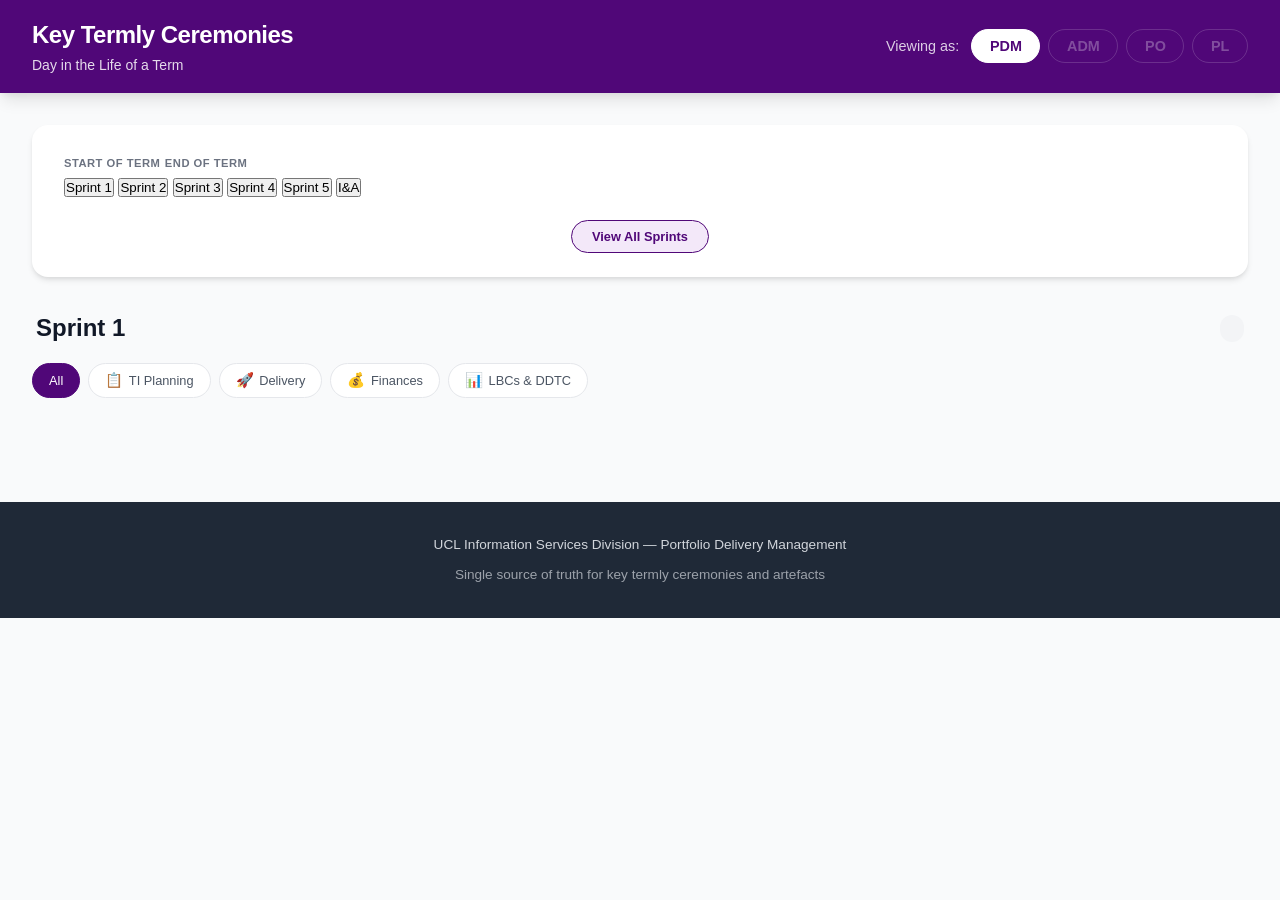
<file: index (1).html>
<!DOCTYPE html>
<html lang="en">
<head>
    <meta charset="UTF-8">
    <meta name="viewport" content="width=device-width, initial-scale=1.0">
    <title>Key Termly Ceremonies — Day in the Life of a Term</title>
    <link rel="stylesheet" href="styles.css">
</head>
<body>
    <!-- Header -->
    <header class="site-header">
        <div class="header-content">
            <div class="header-left">
                <h1 class="site-title">Key Termly Ceremonies</h1>
                <p class="site-subtitle">Day in the Life of a Term</p>
            </div>
            <div class="header-right">
                <div class="persona-selector">
                    <span class="persona-label">Viewing as:</span>
                    <div class="persona-badges">
                        <button class="persona-badge active" data-persona="pdm">PDM</button>
                        <button class="persona-badge disabled" data-persona="adm" title="Coming Soon">ADM</button>
                        <button class="persona-badge disabled" data-persona="po" title="Coming Soon">PO</button>
                        <button class="persona-badge disabled" data-persona="pl" title="Coming Soon">PL</button>
                    </div>
                </div>
            </div>
        </div>
    </header>

    <!-- Main Content -->
    <main class="main-content">
        <!-- Timeline Section -->
        <section class="timeline-section">
            <div class="timeline-labels">
                <span class="timeline-label-start">Start of Term</span>
                <span class="timeline-label-end">End of Term</span>
            </div>
            <div class="timeline-container">
                <div class="timeline-line"></div>
                <div class="timeline-nodes">
                    <button class="timeline-node active" data-sprint="sprint-1">
                        <span class="node-dot"></span>
                        <span class="node-label">Sprint 1</span>
                    </button>
                    <button class="timeline-node" data-sprint="sprint-2">
                        <span class="node-dot"></span>
                        <span class="node-label">Sprint 2</span>
                    </button>
                    <button class="timeline-node" data-sprint="sprint-3">
                        <span class="node-dot"></span>
                        <span class="node-label">Sprint 3</span>
                    </button>
                    <button class="timeline-node" data-sprint="sprint-4">
                        <span class="node-dot"></span>
                        <span class="node-label">Sprint 4</span>
                    </button>
                    <button class="timeline-node" data-sprint="sprint-5">
                        <span class="node-dot"></span>
                        <span class="node-label">Sprint 5</span>
                    </button>
                    <button class="timeline-node" data-sprint="sprint-6-ia">
                        <span class="node-dot"></span>
                        <span class="node-label">I&A</span>
                    </button>
                </div>
            </div>
            <div class="view-all-container">
                <button class="view-all-btn" id="viewAllBtn">View All Sprints</button>
            </div>
        </section>

        <!-- Sprint Header -->
        <section class="sprint-header" id="sprintHeader">
            <h2 class="sprint-title" id="sprintTitle">Sprint 1</h2>
            <div class="sprint-meta">
                <span class="sprint-count" id="sprintCount"></span>
            </div>
        </section>

        <!-- Category Filter -->
        <section class="category-filter">
            <button class="filter-btn active" data-category="all">All</button>
            <button class="filter-btn" data-category="ti-planning">
                <span class="filter-icon">📋</span> TI Planning
            </button>
            <button class="filter-btn" data-category="delivery">
                <span class="filter-icon">🚀</span> Delivery
            </button>
            <button class="filter-btn" data-category="finances">
                <span class="filter-icon">💰</span> Finances
            </button>
            <button class="filter-btn" data-category="lbcs-ddtc">
                <span class="filter-icon">📊</span> LBCs & DDTC
            </button>
        </section>

        <!-- Meetings Grid -->
        <section class="meetings-grid" id="meetingsGrid">
            <!-- Populated by JavaScript -->
        </section>

        <!-- Meeting Detail Panel (Modal) -->
        <div class="detail-overlay" id="detailOverlay">
            <div class="detail-panel" id="detailPanel">
                <button class="detail-close" id="detailClose">&times;</button>
                <div class="detail-header">
                    <span class="detail-category-badge" id="detailCategoryBadge"></span>
                    <span class="detail-sprint-badge" id="detailSprintBadge"></span>
                </div>
                <h2 class="detail-title" id="detailTitle"></h2>
                
                <div class="detail-sections">
                    <div class="detail-section">
                        <h3><span class="section-icon">🎤</span> Presenter</h3>
                        <p id="detailPresenter"></p>
                    </div>

                    <div class="detail-section">
                        <h3><span class="section-icon">🎯</span> Why</h3>
                        <p id="detailWhy"></p>
                        <div class="outcome-box" id="detailOutcomeBox">
                            <strong>Outcome:</strong>
                            <p id="detailOutcome"></p>
                        </div>
                    </div>

                    <div class="detail-section" id="contentSection">
                        <h3><span class="section-icon">📎</span> Content</h3>
                        <div class="content-links" id="detailContent"></div>
                    </div>

                    <div class="detail-section">
                        <h3><span class="section-icon">👥</span> Who</h3>
                        <div id="detailAttendees"></div>
                    </div>
                </div>
            </div>
        </div>

        <!-- Artefact Detail Panel (Modal) -->
        <div class="detail-overlay" id="artefactOverlay">
            <div class="detail-panel artefact-panel" id="artefactPanel">
                <button class="detail-close" id="artefactClose">&times;</button>
                <div class="detail-header">
                    <span class="artefact-badge">📄 Artefact</span>
                </div>
                <h2 class="detail-title" id="artefactTitle"></h2>
                
                <div class="detail-sections">
                    <div class="detail-section">
                        <h3><span class="section-icon">📌</span> What</h3>
                        <p id="artefactDescription"></p>
                    </div>

                    <div class="detail-section">
                        <h3><span class="section-icon">🎯</span> Outcome</h3>
                        <p id="artefactOutcome"></p>
                    </div>

                    <div class="detail-section">
                        <h3><span class="section-icon">✏️</span> Prepared By</h3>
                        <p id="artefactPreparedBy"></p>
                    </div>
                </div>

                <button class="back-to-meeting-btn" id="backToMeetingBtn">← Back to Meeting</button>
            </div>
        </div>
    </main>

    <!-- Footer -->
    <footer class="site-footer">
        <div class="footer-content">
            <p>UCL Information Services Division — Portfolio Delivery Management</p>
            <p class="footer-note">Single source of truth for key termly ceremonies and artefacts</p>
        </div>
    </footer>

    <script src="data.js"></script>
    <script src="app.js"></script>
</body>
</html>
</file>
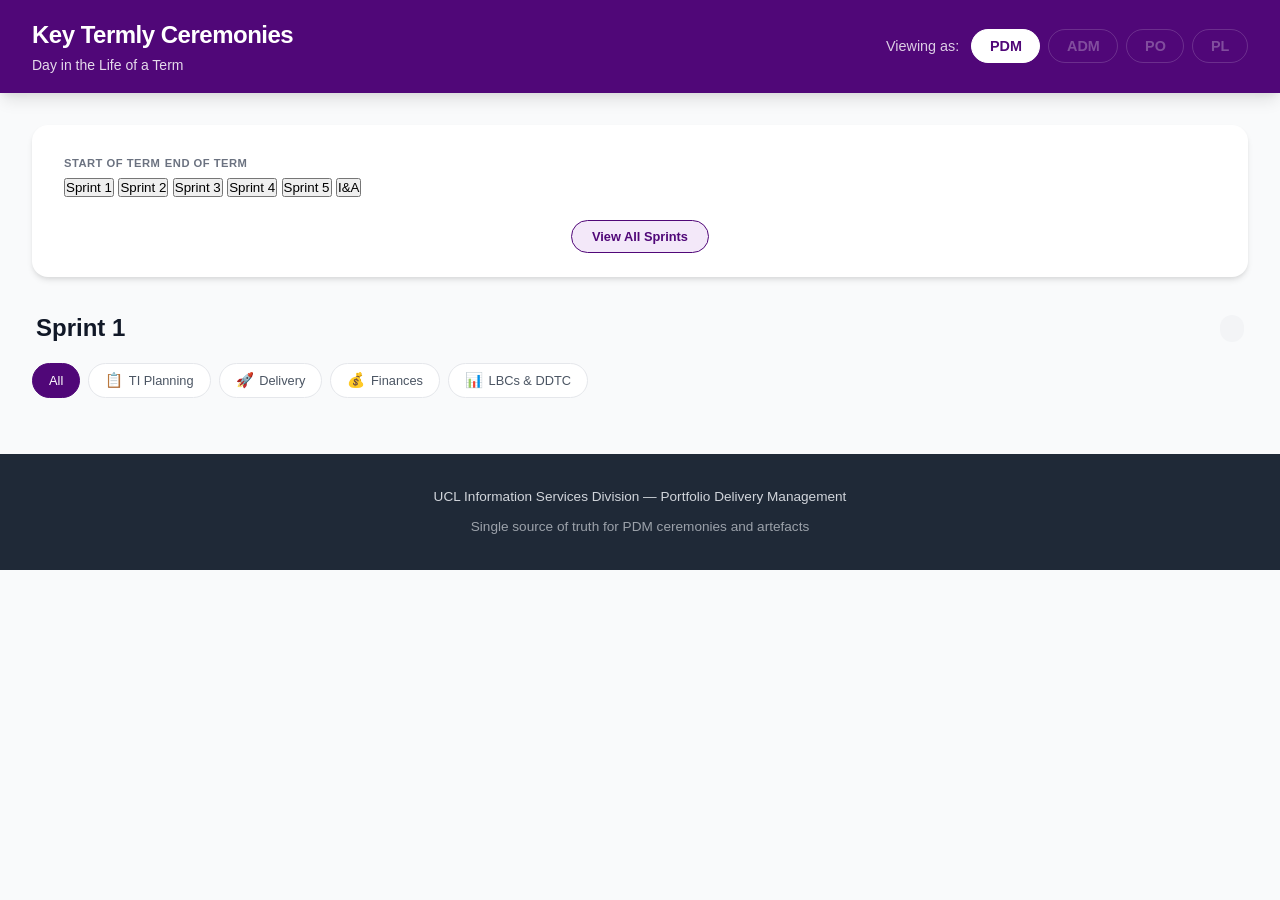
<file: index. new.html>
<!DOCTYPE html>
<html lang="en">
<head>
    <meta charset="UTF-8">
    <meta name="viewport" content="width=device-width, initial-scale=1.0">
    <title>Key Termly Ceremonies — Day in the Life of a Term</title>
    <link rel="stylesheet" href="styles.css">
</head>
<body>
    <!-- Header -->
    <header class="site-header">
        <div class="header-content">
            <div class="header-left">
                <h1 class="site-title">Key Termly Ceremonies</h1>
                <p class="site-subtitle">Day in the Life of a Term</p>
            </div>
            <div class="header-right">
                <div class="persona-selector">
                    <span class="persona-label">Viewing as:</span>
                    <div class="persona-badges">
                        <button class="persona-badge active" data-persona="pdm">PDM</button>
                        <button class="persona-badge disabled" data-persona="adm" title="Coming Soon">ADM</button>
                        <button class="persona-badge disabled" data-persona="po" title="Coming Soon">PO</button>
                        <button class="persona-badge disabled" data-persona="pl" title="Coming Soon">PL</button>
                    </div>
                </div>
            </div>
        </div>
    </header>

    <!-- Main Content -->
    <main class="main-content">
        <!-- Timeline Section -->
        <section class="timeline-section">
            <div class="timeline-labels">
                <span class="timeline-label-start">Start of Term</span>
                <span class="timeline-label-end">End of Term</span>
            </div>
            <div class="timeline-container">
                <div class="timeline-line"></div>
                <div class="timeline-nodes">
                    <button class="timeline-node active" data-sprint="sprint-1">
                        <span class="node-dot"></span>
                        <span class="node-label">Sprint 1</span>
                    </button>
                    <button class="timeline-node" data-sprint="sprint-2">
                        <span class="node-dot"></span>
                        <span class="node-label">Sprint 2</span>
                    </button>
                    <button class="timeline-node" data-sprint="sprint-3">
                        <span class="node-dot"></span>
                        <span class="node-label">Sprint 3</span>
                    </button>
                    <button class="timeline-node" data-sprint="sprint-4">
                        <span class="node-dot"></span>
                        <span class="node-label">Sprint 4</span>
                    </button>
                    <button class="timeline-node" data-sprint="sprint-5">
                        <span class="node-dot"></span>
                        <span class="node-label">Sprint 5</span>
                    </button>
                    <button class="timeline-node" data-sprint="sprint-6-ia">
                        <span class="node-dot"></span>
                        <span class="node-label">I&A</span>
                    </button>
                </div>
            </div>
            <div class="view-all-container">
                <button class="view-all-btn" id="viewAllBtn">View All Sprints</button>
            </div>
        </section>

        <!-- Sprint Header -->
        <section class="sprint-header" id="sprintHeader">
            <h2 class="sprint-title" id="sprintTitle">Sprint 1</h2>
            <div class="sprint-meta">
                <span class="sprint-count" id="sprintCount"></span>
            </div>
        </section>

        <!-- Category Filter -->
        <section class="category-filter">
            <button class="filter-btn active" data-category="all">All</button>
            <button class="filter-btn" data-category="ti-planning">
                <span class="filter-icon">📋</span> TI Planning
            </button>
            <button class="filter-btn" data-category="delivery">
                <span class="filter-icon">🚀</span> Delivery
            </button>
            <button class="filter-btn" data-category="finances">
                <span class="filter-icon">💰</span> Finances
            </button>
            <button class="filter-btn" data-category="lbcs-ddtc">
                <span class="filter-icon">📊</span> LBCs & DDTC
            </button>
        </section>

        <!-- Ceremonies Grid -->
        <section class="ceremonies-grid" id="ceremoniesGrid">
            <!-- Populated by JavaScript -->
        </section>

        <!-- Ceremony Detail Panel (Modal) -->
        <div class="detail-overlay" id="detailOverlay">
            <div class="detail-panel" id="detailPanel">
                <button class="detail-close" id="detailClose">&times;</button>
                <div class="detail-header">
                    <span class="detail-type-badge" id="detailTypeBadge"></span>
                    <span class="detail-category-badge" id="detailCategoryBadge"></span>
                </div>
                <h2 class="detail-title" id="detailTitle"></h2>
                
                <div class="detail-sections">
                    <div class="detail-section">
                        <h3><span class="section-icon">📌</span> What</h3>
                        <p id="detailDescription"></p>
                    </div>

                    <div class="detail-section">
                        <h3><span class="section-icon">🎯</span> Outcome</h3>
                        <p id="detailOutcome"></p>
                    </div>

                    <div class="detail-section">
                        <h3><span class="section-icon">👥</span> Who Attends</h3>
                        <div id="detailAttendees"></div>
                    </div>

                    <div class="detail-section" id="responsibilitiesSection">
                        <h3><span class="section-icon">✅</span> PDM Key Responsibilities</h3>
                        <ul id="detailResponsibilities"></ul>
                    </div>

                    <div class="detail-section">
                        <h3><span class="section-icon">🗓️</span> When</h3>
                        <div class="sprint-tags" id="detailSprints"></div>
                    </div>

                    <div class="detail-section" id="relatedSection">
                        <h3><span class="section-icon">🔗</span> Related</h3>
                        <div id="detailRelated"></div>
                    </div>
                </div>
            </div>
        </div>
    </main>

    <!-- Footer -->
    <footer class="site-footer">
        <div class="footer-content">
            <p>UCL Information Services Division — Portfolio Delivery Management</p>
            <p class="footer-note">Single source of truth for PDM ceremonies and artefacts</p>
        </div>
    </footer>

    <script src="data.js"></script>
    <script src="app.js"></script>
</body>
</html>
</file>
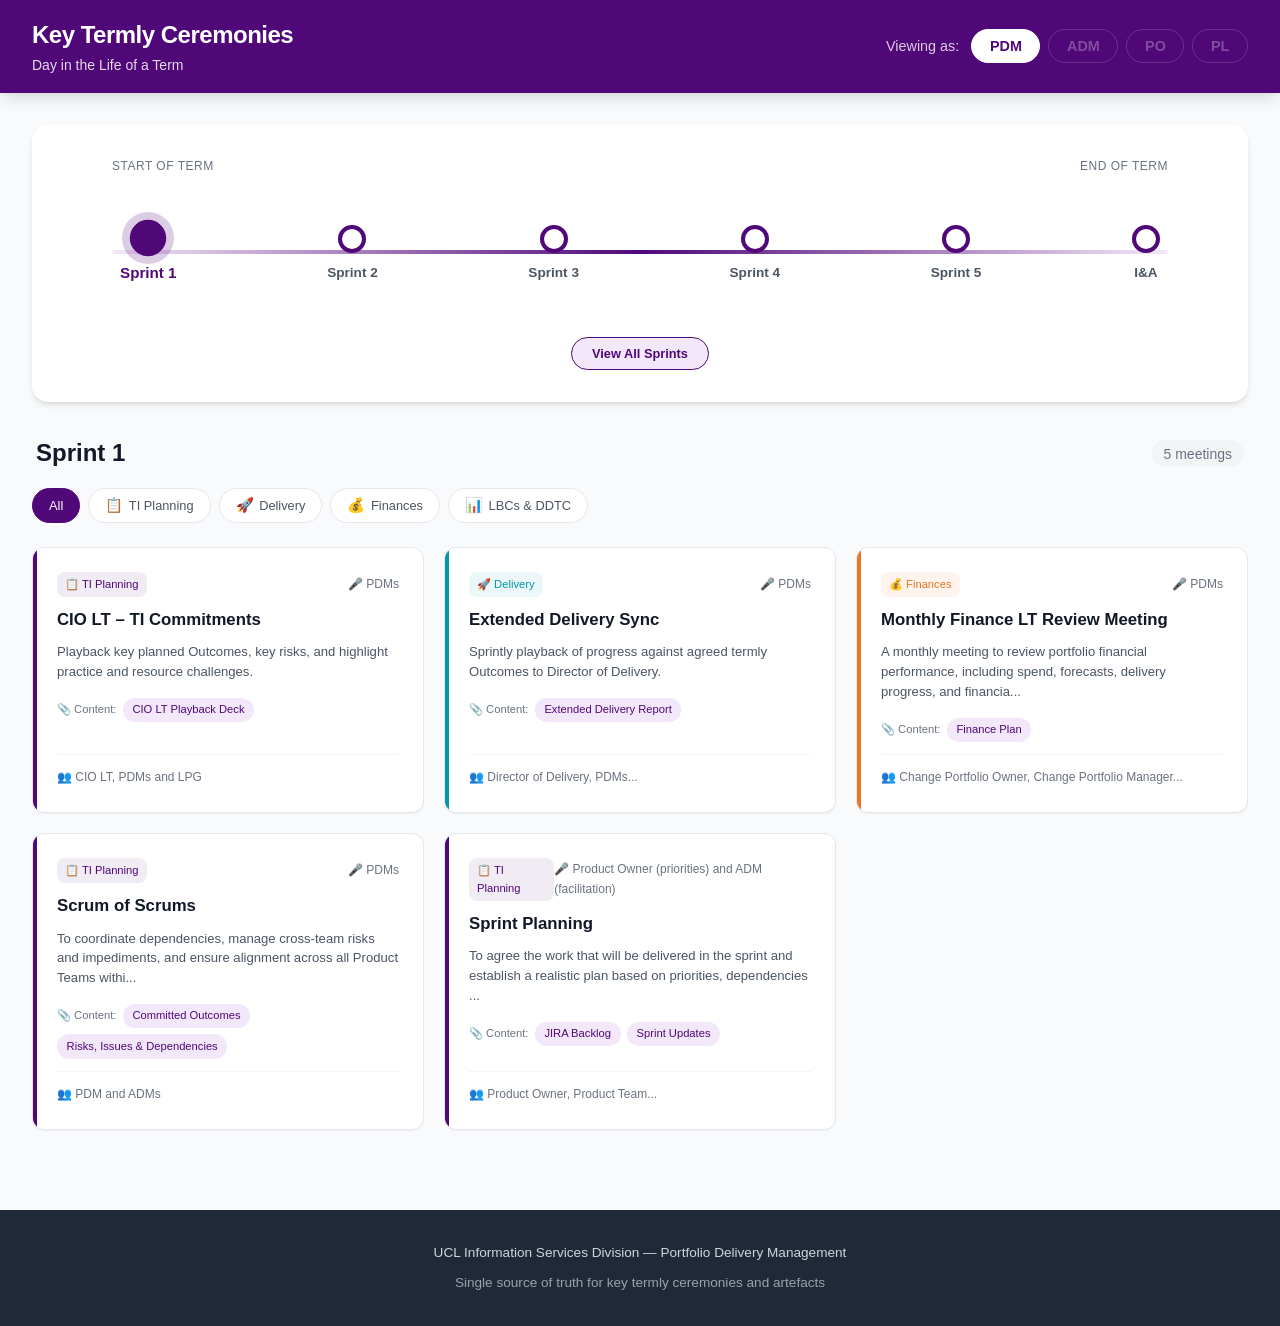
<file: preview (1).html>
<!DOCTYPE html>
<html lang="en">
<head>
    <meta charset="UTF-8">
    <meta name="viewport" content="width=device-width, initial-scale=1.0">
    <title>Key Termly Ceremonies — Day in the Life of a Term</title>
    <style>
/* ========== CSS VARIABLES (UCL Branding) ========== */
:root {
    --ucl-purple: #500778;
    --ucl-purple-light: #6B2D8B;
    --ucl-purple-lighter: #F3E8F9;
    --ucl-purple-bg: #FAF5FC;
    --ucl-teal: #0097A9;
    --ucl-orange: #E87722;
    --ucl-red: #8C1515;
    --ucl-green: #2E7D32;
    --white: #FFFFFF;
    --gray-50: #F9FAFB;
    --gray-100: #F3F4F6;
    --gray-200: #E5E7EB;
    --gray-300: #D1D5DB;
    --gray-400: #9CA3AF;
    --gray-500: #6B7280;
    --gray-600: #4B5563;
    --gray-700: #374151;
    --gray-800: #1F2937;
    --gray-900: #111827;
    --shadow-sm: 0 1px 2px rgba(0,0,0,0.05);
    --shadow-md: 0 4px 6px -1px rgba(0,0,0,0.1), 0 2px 4px -1px rgba(0,0,0,0.06);
    --shadow-lg: 0 10px 15px -3px rgba(0,0,0,0.1), 0 4px 6px -2px rgba(0,0,0,0.05);
    --shadow-xl: 0 20px 25px -5px rgba(0,0,0,0.1), 0 10px 10px -5px rgba(0,0,0,0.04);
    --radius-sm: 6px;
    --radius-md: 8px;
    --radius-lg: 12px;
    --radius-xl: 16px;
    --transition: 0.2s ease;
}

/* ========== RESET & BASE ========== */
*, *::before, *::after {
    box-sizing: border-box;
    margin: 0;
    padding: 0;
}

html {
    scroll-behavior: smooth;
}

body {
    font-family: -apple-system, BlinkMacSystemFont, 'Segoe UI', Roboto, 'Helvetica Neue', Arial, sans-serif;
    background: var(--gray-50);
    color: var(--gray-800);
    line-height: 1.6;
    min-height: 100vh;
}

/* ========== HEADER ========== */
.site-header {
    background: var(--ucl-purple);
    color: var(--white);
    padding: 1rem 2rem;
    position: sticky;
    top: 0;
    z-index: 100;
    box-shadow: var(--shadow-lg);
}

.header-content {
    max-width: 1400px;
    margin: 0 auto;
    display: flex;
    justify-content: space-between;
    align-items: center;
    flex-wrap: wrap;
    gap: 1rem;
}

.site-title {
    font-size: 1.5rem;
    font-weight: 700;
    letter-spacing: -0.5px;
}

.site-subtitle {
    font-size: 0.875rem;
    opacity: 0.85;
    font-weight: 400;
}

.persona-selector {
    display: flex;
    align-items: center;
    gap: 0.75rem;
}

.persona-label {
    font-size: 0.9rem;
    opacity: 0.8;
}

.persona-badges {
    display: flex;
    gap: 0.5rem;
}

.persona-badge {
    padding: 0.5rem 1.1rem;
    border-radius: 24px;
    border: 1.5px solid rgba(255,255,255,0.4);
    background: transparent;
    color: rgba(255,255,255,0.7);
    font-size: 0.9rem;
    font-weight: 600;
    cursor: pointer;
    transition: var(--transition);
}

.persona-badge.active {
    background: var(--white);
    color: var(--ucl-purple);
    border-color: var(--white);
}

.persona-badge.disabled {
    opacity: 0.4;
    cursor: not-allowed;
}

/* ========== MAIN CONTENT ========== */
.main-content {
    max-width: 1400px;
    margin: 0 auto;
    padding: 2rem;
}

/* ========== TIMELINE ========== */
.timeline-section {
    background: var(--white);
    border-radius: var(--radius-xl);
    padding: 2rem 3rem;
    margin-bottom: 2rem;
    box-shadow: var(--shadow-md);
}

.timeline-labels {
    display: flex;
    justify-content: space-between;
    margin-bottom: 0.5rem;
    padding: 0 2rem;
}

.timeline-label-start,
.timeline-label-end {
    font-size: 0.75rem;
    color: var(--gray-500);
    font-weight: 500;
    text-transform: uppercase;
    letter-spacing: 0.5px;
}

.timeline-container {
    position: relative;
    padding: 2rem 2rem;
}

.timeline-line {
    position: absolute;
    top: 50%;
    left: 2rem;
    right: 2rem;
    height: 4px;
    background: linear-gradient(90deg, var(--ucl-purple-lighter), var(--ucl-purple), var(--ucl-purple-lighter));
    border-radius: 2px;
    transform: translateY(-50%);
}

.timeline-nodes {
    position: relative;
    display: flex;
    justify-content: space-between;
    align-items: center;
    z-index: 2;
}

.timeline-node {
    display: flex;
    flex-direction: column;
    align-items: center;
    gap: 0.75rem;
    background: none;
    border: none;
    cursor: pointer;
    transition: var(--transition);
    padding: 0.5rem;
}

.timeline-node:hover .node-dot {
    transform: scale(1.2);
    box-shadow: 0 0 0 6px rgba(80, 7, 120, 0.15);
}

.timeline-node.active .node-dot {
    background: var(--ucl-purple);
    transform: scale(1.3);
    box-shadow: 0 0 0 6px rgba(80, 7, 120, 0.2);
}

.node-dot {
    width: 28px;
    height: 28px;
    border-radius: 50%;
    background: var(--white);
    border: 4px solid var(--ucl-purple);
    transition: var(--transition);
}

.node-label {
    font-size: 0.85rem;
    font-weight: 700;
    color: var(--gray-600);
    transition: var(--transition);
}

.timeline-node.active .node-label {
    color: var(--ucl-purple);
    font-size: 0.95rem;
}

.view-all-container {
    display: flex;
    justify-content: center;
    margin-top: 1rem;
}

.view-all-btn {
    padding: 0.5rem 1.25rem;
    background: var(--ucl-purple-lighter);
    color: var(--ucl-purple);
    border: 1.5px solid var(--ucl-purple);
    border-radius: 20px;
    font-size: 0.8rem;
    font-weight: 600;
    cursor: pointer;
    transition: var(--transition);
}

.view-all-btn:hover {
    background: var(--ucl-purple);
    color: var(--white);
}

.view-all-btn.active {
    background: var(--ucl-purple);
    color: var(--white);
}

/* ========== SPRINT HEADER ========== */
.sprint-header {
    display: flex;
    justify-content: space-between;
    align-items: center;
    margin-bottom: 1rem;
    padding: 0 0.25rem;
}

.sprint-title {
    font-size: 1.5rem;
    font-weight: 700;
    color: var(--gray-900);
}

.sprint-count {
    font-size: 0.875rem;
    color: var(--gray-500);
    background: var(--gray-100);
    padding: 0.35rem 0.75rem;
    border-radius: 20px;
}

/* ========== CATEGORY FILTER ========== */
.category-filter {
    display: flex;
    gap: 0.5rem;
    margin-bottom: 1.5rem;
    flex-wrap: wrap;
}

.filter-btn {
    padding: 0.5rem 1rem;
    border: 1.5px solid var(--gray-200);
    background: var(--white);
    border-radius: 20px;
    font-size: 0.8rem;
    font-weight: 500;
    color: var(--gray-600);
    cursor: pointer;
    transition: var(--transition);
    display: flex;
    align-items: center;
    gap: 0.35rem;
}

.filter-btn:hover {
    border-color: var(--ucl-purple);
    color: var(--ucl-purple);
}

.filter-btn.active {
    background: var(--ucl-purple);
    color: var(--white);
    border-color: var(--ucl-purple);
}

.filter-icon {
    font-size: 0.9rem;
}

/* ========== MEETINGS GRID ========== */
.meetings-grid {
    display: grid;
    grid-template-columns: repeat(auto-fill, minmax(380px, 1fr));
    gap: 1.25rem;
    margin-bottom: 3rem;
}

.meeting-card {
    background: var(--white);
    border-radius: var(--radius-lg);
    padding: 1.5rem;
    box-shadow: var(--shadow-sm);
    border: 1px solid var(--gray-200);
    cursor: pointer;
    transition: var(--transition);
    display: flex;
    flex-direction: column;
    gap: 0.75rem;
    position: relative;
    overflow: hidden;
}

.meeting-card::before {
    content: '';
    position: absolute;
    top: 0;
    left: 0;
    width: 4px;
    height: 100%;
    border-radius: 4px 0 0 4px;
}

.meeting-card[data-category="ti-planning"]::before { background: var(--ucl-purple); }
.meeting-card[data-category="delivery"]::before { background: var(--ucl-teal); }
.meeting-card[data-category="finances"]::before { background: var(--ucl-orange); }
.meeting-card[data-category="lbcs-ddtc"]::before { background: var(--ucl-red); }

.meeting-card:hover {
    box-shadow: var(--shadow-lg);
    transform: translateY(-2px);
    border-color: var(--gray-300);
}

.card-top {
    display: flex;
    justify-content: space-between;
    align-items: center;
}

.card-category {
    font-size: 0.7rem;
    font-weight: 500;
    padding: 0.2rem 0.5rem;
    border-radius: 8px;
}

.card-category[data-category="ti-planning"] {
    background: rgba(80, 7, 120, 0.08);
    color: var(--ucl-purple);
}
.card-category[data-category="delivery"] {
    background: rgba(0, 151, 169, 0.08);
    color: var(--ucl-teal);
}
.card-category[data-category="finances"] {
    background: rgba(232, 119, 34, 0.08);
    color: var(--ucl-orange);
}
.card-category[data-category="lbcs-ddtc"] {
    background: rgba(140, 21, 21, 0.08);
    color: var(--ucl-red);
}

.card-presenter {
    font-size: 0.75rem;
    color: var(--gray-500);
    font-weight: 500;
}

.card-title {
    font-size: 1.05rem;
    font-weight: 600;
    color: var(--gray-900);
    line-height: 1.3;
}

.card-why {
    font-size: 0.82rem;
    color: var(--gray-600);
    line-height: 1.5;
}

.card-content-row {
    display: flex;
    flex-wrap: wrap;
    align-items: center;
    gap: 0.4rem;
    padding-top: 0.25rem;
}

.card-content-label {
    font-size: 0.7rem;
    color: var(--gray-500);
    font-weight: 500;
}

.card-content-pill {
    font-size: 0.7rem;
    padding: 0.2rem 0.6rem;
    background: var(--ucl-purple-lighter);
    color: var(--ucl-purple);
    border-radius: 12px;
    font-weight: 500;
}

.card-footer {
    margin-top: auto;
    padding-top: 0.5rem;
    border-top: 1px solid var(--gray-100);
}

.card-who {
    font-size: 0.75rem;
    color: var(--gray-500);
}

/* ========== EMPTY STATE ========== */
.empty-state {
    grid-column: 1 / -1;
    text-align: center;
    padding: 3rem;
    color: var(--gray-500);
}

.empty-state-icon {
    font-size: 3rem;
    margin-bottom: 1rem;
}

.empty-state-text {
    font-size: 1rem;
    font-weight: 500;
}

/* ========== DETAIL PANEL (MODAL) ========== */
.detail-overlay {
    position: fixed;
    top: 0;
    left: 0;
    width: 100%;
    height: 100%;
    background: rgba(0, 0, 0, 0.5);
    z-index: 1000;
    display: none;
    align-items: center;
    justify-content: center;
    padding: 2rem;
    opacity: 0;
    transition: opacity 0.3s ease;
}

.detail-overlay.visible {
    display: flex;
    opacity: 1;
}

.detail-panel {
    background: var(--white);
    border-radius: var(--radius-xl);
    width: 100%;
    max-width: 700px;
    max-height: 85vh;
    overflow-y: auto;
    padding: 2rem;
    position: relative;
    box-shadow: var(--shadow-xl);
    animation: slideUp 0.3s ease;
}

.artefact-panel {
    max-width: 600px;
    border-top: 4px solid var(--ucl-orange);
}

@keyframes slideUp {
    from {
        transform: translateY(20px);
        opacity: 0;
    }
    to {
        transform: translateY(0);
        opacity: 1;
    }
}

.detail-close {
    position: absolute;
    top: 1rem;
    right: 1rem;
    width: 36px;
    height: 36px;
    border-radius: 50%;
    border: none;
    background: var(--gray-100);
    color: var(--gray-600);
    font-size: 1.5rem;
    cursor: pointer;
    display: flex;
    align-items: center;
    justify-content: center;
    transition: var(--transition);
}

.detail-close:hover {
    background: var(--gray-200);
    color: var(--gray-800);
}

.detail-header {
    display: flex;
    gap: 0.5rem;
    margin-bottom: 0.75rem;
    flex-wrap: wrap;
}

.detail-category-badge,
.detail-sprint-badge {
    padding: 0.3rem 0.75rem;
    border-radius: 12px;
    font-size: 0.7rem;
    font-weight: 600;
}

.detail-sprint-badge {
    background: var(--gray-100);
    color: var(--gray-600);
}

.artefact-badge {
    padding: 0.3rem 0.75rem;
    border-radius: 12px;
    font-size: 0.7rem;
    font-weight: 600;
    background: #FEF3C7;
    color: #92400E;
}

.detail-title {
    font-size: 1.5rem;
    font-weight: 700;
    color: var(--gray-900);
    margin-bottom: 1.5rem;
    padding-right: 2rem;
}

.detail-sections {
    display: flex;
    flex-direction: column;
    gap: 1.5rem;
}

.detail-section h3 {
    font-size: 0.85rem;
    font-weight: 600;
    color: var(--gray-500);
    text-transform: uppercase;
    letter-spacing: 0.5px;
    margin-bottom: 0.5rem;
    display: flex;
    align-items: center;
    gap: 0.4rem;
}

.section-icon {
    font-size: 1rem;
}

.detail-section p {
    font-size: 0.9rem;
    color: var(--gray-700);
    line-height: 1.7;
}

.outcome-box {
    margin-top: 0.75rem;
    padding: 0.75rem 1rem;
    background: var(--gray-50);
    border-left: 3px solid var(--ucl-purple);
    border-radius: 0 var(--radius-sm) var(--radius-sm) 0;
}

.outcome-box strong {
    font-size: 0.8rem;
    color: var(--ucl-purple);
    text-transform: uppercase;
    letter-spacing: 0.3px;
}

.outcome-box p {
    margin-top: 0.25rem;
    font-size: 0.85rem;
}

/* Content links (artefacts) */
.content-links {
    display: flex;
    flex-direction: column;
    gap: 0.5rem;
}

.content-link {
    display: inline-flex;
    align-items: center;
    gap: 0.4rem;
    padding: 0.6rem 1rem;
    background: var(--ucl-purple-lighter);
    border: 1.5px solid rgba(80, 7, 120, 0.2);
    border-radius: var(--radius-md);
    font-size: 0.85rem;
    color: var(--ucl-purple);
    font-weight: 500;
    cursor: pointer;
    transition: var(--transition);
    text-decoration: none;
}

.content-link:hover {
    background: var(--ucl-purple);
    color: var(--white);
    border-color: var(--ucl-purple);
}

/* Attendees */
.attendees-list {
    display: flex;
    flex-wrap: wrap;
    gap: 0.4rem;
}

.attendee-tag {
    padding: 0.3rem 0.7rem;
    background: var(--gray-100);
    border-radius: 16px;
    font-size: 0.8rem;
    color: var(--gray-700);
}

/* Back to meeting button */
.back-to-meeting-btn {
    margin-top: 1.5rem;
    padding: 0.6rem 1.25rem;
    background: var(--gray-100);
    border: 1.5px solid var(--gray-300);
    border-radius: 20px;
    font-size: 0.85rem;
    font-weight: 500;
    color: var(--gray-700);
    cursor: pointer;
    transition: var(--transition);
}

.back-to-meeting-btn:hover {
    background: var(--gray-200);
    border-color: var(--gray-400);
}

/* ========== FOOTER ========== */
.site-footer {
    background: var(--gray-800);
    color: var(--gray-300);
    padding: 2rem;
    text-align: center;
}

.footer-content p {
    font-size: 0.85rem;
}

.footer-note {
    font-size: 0.75rem;
    opacity: 0.7;
    margin-top: 0.5rem;
}

/* ========== RESPONSIVE ========== */
@media (max-width: 768px) {
    .header-content {
        flex-direction: column;
        align-items: flex-start;
    }

    .main-content {
        padding: 1rem;
    }

    .timeline-section {
        padding: 1.5rem 1rem;
    }

    .timeline-container {
        padding: 2rem 0.5rem;
    }

    .timeline-labels {
        padding: 0 0.5rem;
    }

    .node-label {
        font-size: 0.7rem;
    }

    .node-dot {
        width: 22px;
        height: 22px;
        border-width: 3px;
    }

    .meetings-grid {
        grid-template-columns: 1fr;
    }

    .category-filter {
        overflow-x: auto;
        flex-wrap: nowrap;
        padding-bottom: 0.5rem;
    }

    .filter-btn {
        white-space: nowrap;
    }

    .detail-overlay {
        padding: 1rem;
    }

    .detail-panel {
        padding: 1.5rem;
        max-height: 90vh;
    }

    .detail-title {
        font-size: 1.25rem;
    }

    .sprint-header {
        flex-direction: column;
        align-items: flex-start;
        gap: 0.5rem;
    }

    .view-all-btn {
        width: 100%;
    }
}

@media (max-width: 480px) {
    .timeline-nodes {
        gap: 0;
    }

    .timeline-node {
        padding: 0.25rem;
    }
}

</style>
</head>
<body>
    <!-- Header -->
    <header class="site-header">
        <div class="header-content">
            <div class="header-left">
                <h1 class="site-title">Key Termly Ceremonies</h1>
                <p class="site-subtitle">Day in the Life of a Term</p>
            </div>
            <div class="header-right">
                <div class="persona-selector">
                    <span class="persona-label">Viewing as:</span>
                    <div class="persona-badges">
                        <button class="persona-badge active" data-persona="pdm">PDM</button>
                        <button class="persona-badge disabled" data-persona="adm" title="Coming Soon">ADM</button>
                        <button class="persona-badge disabled" data-persona="po" title="Coming Soon">PO</button>
                        <button class="persona-badge disabled" data-persona="pl" title="Coming Soon">PL</button>
                    </div>
                </div>
            </div>
        </div>
    </header>

    <!-- Main Content -->
    <main class="main-content">
        <!-- Timeline Section -->
        <section class="timeline-section">
            <div class="timeline-labels">
                <span class="timeline-label-start">Start of Term</span>
                <span class="timeline-label-end">End of Term</span>
            </div>
            <div class="timeline-container">
                <div class="timeline-line"></div>
                <div class="timeline-nodes">
                    <button class="timeline-node active" data-sprint="sprint-1">
                        <span class="node-dot"></span>
                        <span class="node-label">Sprint 1</span>
                    </button>
                    <button class="timeline-node" data-sprint="sprint-2">
                        <span class="node-dot"></span>
                        <span class="node-label">Sprint 2</span>
                    </button>
                    <button class="timeline-node" data-sprint="sprint-3">
                        <span class="node-dot"></span>
                        <span class="node-label">Sprint 3</span>
                    </button>
                    <button class="timeline-node" data-sprint="sprint-4">
                        <span class="node-dot"></span>
                        <span class="node-label">Sprint 4</span>
                    </button>
                    <button class="timeline-node" data-sprint="sprint-5">
                        <span class="node-dot"></span>
                        <span class="node-label">Sprint 5</span>
                    </button>
                    <button class="timeline-node" data-sprint="sprint-6-ia">
                        <span class="node-dot"></span>
                        <span class="node-label">I&A</span>
                    </button>
                </div>
            </div>
            <div class="view-all-container">
                <button class="view-all-btn" id="viewAllBtn">View All Sprints</button>
            </div>
        </section>

        <!-- Sprint Header -->
        <section class="sprint-header" id="sprintHeader">
            <h2 class="sprint-title" id="sprintTitle">Sprint 1</h2>
            <div class="sprint-meta">
                <span class="sprint-count" id="sprintCount"></span>
            </div>
        </section>

        <!-- Category Filter -->
        <section class="category-filter">
            <button class="filter-btn active" data-category="all">All</button>
            <button class="filter-btn" data-category="ti-planning">
                <span class="filter-icon">📋</span> TI Planning
            </button>
            <button class="filter-btn" data-category="delivery">
                <span class="filter-icon">🚀</span> Delivery
            </button>
            <button class="filter-btn" data-category="finances">
                <span class="filter-icon">💰</span> Finances
            </button>
            <button class="filter-btn" data-category="lbcs-ddtc">
                <span class="filter-icon">📊</span> LBCs & DDTC
            </button>
        </section>

        <!-- Meetings Grid -->
        <section class="meetings-grid" id="meetingsGrid">
            <!-- Populated by JavaScript -->
        </section>

        <!-- Meeting Detail Panel (Modal) -->
        <div class="detail-overlay" id="detailOverlay">
            <div class="detail-panel" id="detailPanel">
                <button class="detail-close" id="detailClose">&times;</button>
                <div class="detail-header">
                    <span class="detail-category-badge" id="detailCategoryBadge"></span>
                    <span class="detail-sprint-badge" id="detailSprintBadge"></span>
                </div>
                <h2 class="detail-title" id="detailTitle"></h2>
                
                <div class="detail-sections">
                    <div class="detail-section">
                        <h3><span class="section-icon">🎤</span> Presenter</h3>
                        <p id="detailPresenter"></p>
                    </div>

                    <div class="detail-section">
                        <h3><span class="section-icon">🎯</span> Why</h3>
                        <p id="detailWhy"></p>
                        <div class="outcome-box" id="detailOutcomeBox">
                            <strong>Outcome:</strong>
                            <p id="detailOutcome"></p>
                        </div>
                    </div>

                    <div class="detail-section" id="contentSection">
                        <h3><span class="section-icon">📎</span> Content</h3>
                        <div class="content-links" id="detailContent"></div>
                    </div>

                    <div class="detail-section">
                        <h3><span class="section-icon">👥</span> Who</h3>
                        <div id="detailAttendees"></div>
                    </div>
                </div>
            </div>
        </div>

        <!-- Artefact Detail Panel (Modal) -->
        <div class="detail-overlay" id="artefactOverlay">
            <div class="detail-panel artefact-panel" id="artefactPanel">
                <button class="detail-close" id="artefactClose">&times;</button>
                <div class="detail-header">
                    <span class="artefact-badge">📄 Artefact</span>
                </div>
                <h2 class="detail-title" id="artefactTitle"></h2>
                
                <div class="detail-sections">
                    <div class="detail-section">
                        <h3><span class="section-icon">📌</span> What</h3>
                        <p id="artefactDescription"></p>
                    </div>

                    <div class="detail-section">
                        <h3><span class="section-icon">🎯</span> Outcome</h3>
                        <p id="artefactOutcome"></p>
                    </div>

                    <div class="detail-section">
                        <h3><span class="section-icon">✏️</span> Prepared By</h3>
                        <p id="artefactPreparedBy"></p>
                    </div>
                </div>

                <button class="back-to-meeting-btn" id="backToMeetingBtn">← Back to Meeting</button>
            </div>
        </div>
    </main>

    <!-- Footer -->
    <footer class="site-footer">
        <div class="footer-content">
            <p>UCL Information Services Division — Portfolio Delivery Management</p>
            <p class="footer-note">Single source of truth for key termly ceremonies and artefacts</p>
        </div>
    </footer>

    <script>
// Key Termly Ceremonies - Meeting Data
const CEREMONIES_DATA = {
  personas: [
    { id: "pdm", name: "Portfolio Delivery Manager", shortName: "PDM", active: true },
    { id: "adm", name: "Agile Delivery Manager", shortName: "ADM", active: false },
    { id: "po", name: "Product Owner", shortName: "PO", active: false },
    { id: "pl", name: "Portfolio Lead", shortName: "PL", active: false }
  ],

  sprints: [
    { id: "sprint-1", name: "Sprint 1", shortName: "Sprint 1", position: 1 },
    { id: "sprint-2", name: "Sprint 2", shortName: "Sprint 2", position: 2 },
    { id: "sprint-3", name: "Sprint 3", shortName: "Sprint 3", position: 3 },
    { id: "sprint-4", name: "Sprint 4", shortName: "Sprint 4", position: 4 },
    { id: "sprint-5", name: "Sprint 5", shortName: "Sprint 5", position: 5 },
    { id: "sprint-6-ia", name: "Sprint 6 (I&A)", shortName: "I&A", position: 6 }
  ],

  categories: [
    { id: "ti-planning", name: "TI Planning", color: "#500778", icon: "📋" },
    { id: "delivery", name: "Delivery", color: "#0097A9", icon: "🚀" },
    { id: "finances", name: "Finances", color: "#E87722", icon: "💰" },
    { id: "lbcs-ddtc", name: "LBCs & DDTC", color: "#8C1515", icon: "📊" }
  ],

  // Artefacts that meetings link to
  artefacts: [
    {
      id: "cio-lt-playback-deck",
      name: "CIO LT Playback Deck",
      description: "The PDM gathers all committed outcomes, highlights the key risks and resource challenges in the CIO LT Playback Deck.",
      outcome: "The CIO LT Playback Deck is updated.",
      preparedBy: "Change Portfolio Manager"
    },
    {
      id: "ti-planning-risks-dependencies",
      name: "TI Planning Risks & Dependencies",
      description: "A cross-portfolio view of key risks, dependencies, and planned initiatives identified during TI Planning. Enables portfolios to share a high-level view of work and ensures interdependencies are incorporated into planning activities.",
      outcome: "All risks and cross-portfolio dependencies are outlined.",
      preparedBy: "Portfolio Delivery Manager"
    },
    {
      id: "ti-planning-management-review-deck",
      name: "TI Planning Management Review Deck",
      description: "Slides capturing confirmed planned outcomes, remaining delivery risks, dependencies and delivery confidence ahead of the TI start.",
      outcome: "Confirmed alignment across portfolios, agreed key priorities and dependency resolutions, and actions to address outstanding risks.",
      preparedBy: "PDMs"
    },
    {
      id: "portfolio-vision-slide-deck",
      name: "Portfolio Vision Slide Deck",
      description: "A set of prepared slides capturing strategic inputs, priorities, and insights that the portfolio updates ahead of the session to support defining the future vision.",
      outcome: "Portfolio Vision slides are updated with aligned strategic direction, key priorities, and a clearly articulated future state for the portfolio.",
      preparedBy: "Change Portfolio Chair, Product Management, Platform and Product team representatives"
    },
    {
      id: "extended-delivery-report",
      name: "Extended Delivery Report",
      description: "Updated Extended Delivery slides capturing progress against termly outcomes, key risks, dependencies, and required interventions.",
      outcome: "Clear, shared visibility of progress against termly outcomes, with risks, dependencies, and interventions identified and aligned.",
      preparedBy: "Change Portfolio Delivery Manager"
    },
    {
      id: "itppd-staff-log",
      name: "ITPPD Staff Log",
      description: "A record of resource assignments, vacancies, subcontractor contract dates, and budgets used to review workforce capacity.",
      outcome: "Clear view of resource allocation and capacity across portfolios.",
      preparedBy: "Staff Operations Manager"
    },
    {
      id: "finance-plan",
      name: "Finance Plan",
      description: "A monthly update of portfolio financial plans with actual spend provided by the Lean Portfolio Group, reviewed by the PDM to validate forecasts and ensure alignment within allocated budgets.",
      outcome: "Accurate and aligned financial plans, with forecasts validated and managed within budget.",
      preparedBy: "Change Portfolio Manager, Lean Portfolio Group Rep"
    },
    {
      id: "portfolio-status-update",
      name: "Portfolio Status Update",
      description: "Updated portfolio performance slides with delivery status, financials, risks, and progress information.",
      outcome: "Clear visibility of portfolio health and progress for governance review.",
      preparedBy: "Change Portfolio Delivery Manager"
    },
    {
      id: "portfolio-delivery-updates",
      name: "Portfolio Delivery Updates",
      description: "Slides capturing delivery progress, achievements, and any blockers or changes since the last reporting period.",
      outcome: "Stakeholders have a clear picture of delivery performance across portfolios.",
      preparedBy: "Change Portfolio Delivery Manager"
    },
    {
      id: "portfolio-roadmap",
      name: "Portfolio Roadmap",
      description: "A visual representation of planned delivery across Now/Next/Future horizons, categorised by Strategic Change, Enhance, and Maintain.",
      outcome: "Clear visibility of planned work and strategic direction for the portfolio.",
      preparedBy: "Product Owners, Portfolio Delivery Manager"
    },
    {
      id: "lean-business-case",
      name: "Lean Business Case",
      description: "A structured document for each investment request, capturing objectives, benefits, costs, risks, and delivery approach for DDTC approval.",
      outcome: "Approved investment decisions with clear alignment on priorities and risks.",
      preparedBy: "Product and Platform Owners"
    },
    {
      id: "committed-outcomes",
      name: "Committed Outcomes",
      description: "The agreed set of outcomes that each portfolio and product team has committed to deliver during the term.",
      outcome: "Clear visibility of what each team has committed to delivering.",
      preparedBy: "Product Teams, ADMs"
    },
    {
      id: "risk-issues-dependencies",
      name: "Risks, Issues & Dependencies",
      description: "A log of identified risks, active issues, and cross-team or cross-portfolio dependencies that require coordination.",
      outcome: "All risks and dependencies are tracked, visible, and actively managed.",
      preparedBy: "PDM, ADMs"
    },
    {
      id: "jira-backlog",
      name: "JIRA Backlog",
      description: "The prioritised product backlog in JIRA containing user stories, bugs, and tasks ready for sprint planning.",
      outcome: "A refined and prioritised backlog ready for team commitment.",
      preparedBy: "Product Owner"
    },
    {
      id: "sprint-updates",
      name: "Sprint Updates",
      description: "Updates on sprint progress, completed work, and any changes to scope or commitments during the sprint.",
      outcome: "Transparency on sprint progress and any impediments.",
      preparedBy: "ADM, Product Team"
    },
    {
      id: "inspect-adapt-slides",
      name: "Inspect & Adapt Slides",
      description: "A consolidated summary of progress, metrics, insights, and key improvement areas captured from the term review.",
      outcome: "Portfolio Inspect & Adapt slides are updated with portfolio progress against term outcomes, including metrics and key insights.",
      preparedBy: "Change Portfolio Delivery Manager"
    },
    {
      id: "vision-of-visions-slides",
      name: "Vision of Visions Slides",
      description: "Updated Vision of Vision slides and a dependency tracking spreadsheet capturing cross-portfolio dependencies, priorities, and alignment inputs.",
      outcome: "Clear cross-portfolio visibility, aligned priorities, and readiness for coordinated TI planning.",
      preparedBy: "Change Portfolio Delivery Manager"
    }
  ],

  // Meetings only
  meetings: [
    {
      id: "cio-lt-commitments",
      name: "CIO LT – TI Commitments",
      category: "ti-planning",
      activityGroup: "CIO",
      sprints: ["sprint-1"],
      presenter: "PDMs",
      why: "Playback key planned Outcomes, key risks, and highlight practice and resource challenges.",
      outcome: "Ensures CIO LT is aligned on planned term outcomes, key risks, dependencies, resource constraints and financial implications, and provides a forum for leaders to resolve issues, remove barriers and support successful delivery.",
      content: ["cio-lt-playback-deck"],
      whoAttends: "CIO LT, PDMs and LPG"
    },
    {
      id: "ti-planning-meeting",
      name: "TI Planning",
      category: "ti-planning",
      activityGroup: "TIP",
      sprints: ["sprint-6-ia"],
      presenter: "Various",
      why: "A quarterly, collaborative event that serves as the heartbeat of agile working at UCL, aligning all the teams to a shared mission and vision. This event includes stakeholders from outside ISD, ISD Leadership and all Product/Platform Team members and occurs within the Innovation and Planning (IP) Iteration.",
      outcome: "Aligned iteration plans and objectives across all teams, with clear priorities, dependencies identified, and commitment to delivering the Termly Increment goals.",
      content: [],
      whoAttends: "Product and Platform Teams, Product and Platform Owners, Change Portfolio Leadership Teams, Lean Portfolio Group, Centre of Excellence, ISD Leadership, Relevant key stakeholders external to ISD"
    },
    {
      id: "day-1-management-review",
      name: "Day 1 Management Review",
      category: "ti-planning",
      activityGroup: "TIP",
      sprints: ["sprint-6-ia"],
      presenter: "PDMs",
      why: "To review alignment across all portfolios, assess open and emerging risks & dependencies.",
      outcome: "Outstanding risks and dependencies are understood, decisions are made where required, and actions are agreed to minimise delivery impacts.",
      content: ["ti-planning-risks-dependencies"],
      whoAttends: "CIO, Director of Delivery, Director of Strategic Change, Portfolio Leadership Groups (PDMs, Portfolio Owners, Portfolio Leads, Portfolio BAs, Portfolio Architects) and Capability Leads"
    },
    {
      id: "day-2-management-review",
      name: "Day 2 Management Review",
      category: "ti-planning",
      activityGroup: "TIP",
      sprints: ["sprint-6-ia"],
      presenter: "PDMs",
      why: "Play back confirmed planned Outcomes for the term including any remaining delivery risks, dependencies and delivery confidence ahead of the start of the TI.",
      outcome: "Confirmed alignment across the portfolios, communicate agreed key priorities and dependency resolutions, and identified actions required to address outstanding risks.",
      content: ["ti-planning-management-review-deck"],
      whoAttends: "CIO, Director of Delivery, Director of Strategic Change, Portfolio Leadership Groups (PDMs, Portfolio Owners, Portfolio Leads, Portfolio BAs, Portfolio Architects) and Capability Leads"
    },
    {
      id: "ti-playback",
      name: "TI Playback",
      category: "ti-planning",
      activityGroup: "TIP",
      sprints: ["sprint-6-ia"],
      presenter: "Various",
      why: "To demonstrate what has been delivered during the Planning Increment and review any outstanding challenge.",
      outcome: "Stakeholders have confidence in delivery outcomes and understand any remaining risks, carry-over work and implications for the next Termly Increment.",
      content: ["portfolio-vision-slide-deck"],
      whoAttends: "Portfolio Owner, Portfolio Lead, PDM, Product & Platform Owners, Relevant Platform and Product team representatives, LPG Rep for Change Portfolio"
    },
    {
      id: "portfolio-vision",
      name: "Portfolio Vision",
      category: "ti-planning",
      activityGroup: "PV",
      sprints: ["sprint-6-ia"],
      presenter: "Various",
      why: "A session to define a clear, shared future vision for the portfolio that aligns strategy, guides investment decisions, and motivates teams.",
      outcome: "A well-defined and aligned portfolio vision that provides strategic direction and clarity for teams and stakeholders.",
      content: ["portfolio-vision-slide-deck"],
      whoAttends: "Portfolio Owner, Portfolio Lead, PDM, Product & Platform Owners, Relevant Platform and Product team representatives, LPG Rep for Change Portfolio"
    },
    {
      id: "extended-delivery-sync",
      name: "Extended Delivery Sync",
      category: "delivery",
      activityGroup: "EDS",
      sprints: ["sprint-1", "sprint-2", "sprint-3", "sprint-4", "sprint-5", "sprint-6-ia"],
      presenter: "PDMs",
      why: "Sprintly playback of progress against agreed termly Outcomes to Director of Delivery.",
      outcome: "The Director of Delivery and PDMs share visibility of progress against termly outcomes, addressing risks, dependencies, and any required interventions.",
      content: ["extended-delivery-report"],
      whoAttends: "Director of Delivery, PDMs, Head of Portfolio Operations"
    },
    {
      id: "delivery-health-portfolio-review",
      name: "Delivery Health & Portfolio Review",
      category: "delivery",
      activityGroup: "DHPR",
      sprints: ["sprint-2", "sprint-4"],
      presenter: "PDMs",
      why: "Review updates and progress against committed Outcomes, highlight outstanding or emerging risks and issues and review Financial position for each Change Portfolio.",
      outcome: "Provides clear visibility and opportunity for scrutiny of delivery confidence, dependencies, risks, and financial position across portfolios, enabling escalation of issues and risks, and informed decisions and resolutions.",
      content: ["extended-delivery-report"],
      whoAttends: "Director of Delivery, PDMs, Head of Portfolio Operations"
    },
    {
      id: "resource-meeting",
      name: "Resource Meeting ITPPD (Delivery and Dev & Test)",
      category: "delivery",
      activityGroup: "RM",
      sprints: ["sprint-2", "sprint-4"],
      presenter: "Various",
      why: "A monthly session to review resource allocation, vacancies, contracts, and budgets, while identifying workforce risks and cross-portfolio development opportunities.",
      outcome: "A clear, aligned view of resource capacity and actions to optimise utilisation and support staff development.",
      content: ["itppd-staff-log"],
      whoAttends: "ITPPD Director, Staff Operations Manager, Head of LPG, Portfolio Delivery Managers, Dev & Test Representatives"
    },
    {
      id: "jamboree",
      name: "Jamboree",
      category: "delivery",
      activityGroup: "JAM",
      sprints: ["sprint-5"],
      presenter: "Various",
      why: "A quarterly session to share insights, strengthen connections, and improve collaboration across teams.",
      outcome: "Shared understanding, stronger cross-team collaboration, and key insights that support effective delivery.",
      content: [],
      whoAttends: "ITTPD Director, Change Portfolio Delivery Manager, Agile Delivery Manager, IT Delivery Support Officer, Lean Portfolio Group"
    },
    {
      id: "showcase-demo",
      name: "ISD & ARC Showcase Demo",
      category: "delivery",
      activityGroup: "SD",
      sprints: ["sprint-3", "sprint-4"],
      presenter: "Various",
      why: "To showcase progress and demonstrate delivered value across the digital change portfolios, enabling visibility, engagement, and shared learning.",
      outcome: "Stakeholders gain visibility of recent delivery achievements, provide feedback.",
      content: [],
      whoAttends: "ISD, and various institutional stakeholders"
    },
    {
      id: "monthly-finance-review",
      name: "Monthly Finance LT Review Meeting",
      category: "finances",
      activityGroup: "MFKT",
      sprints: ["sprint-1", "sprint-3", "sprint-5"],
      presenter: "PDMs",
      why: "A monthly meeting to review portfolio financial performance, including spend, forecasts, delivery progress, and financial risks against approved budgets.",
      outcome: "Clear alignment on portfolio financial position, with risks identified and actions agreed to maintain budget and delivery performance.",
      content: ["finance-plan"],
      whoAttends: "Change Portfolio Owner, Change Portfolio Manager, Change Portfolio Lead"
    },
    {
      id: "ddtc-meeting",
      name: "Digital Delivery and Transformation Committee (DDTC)",
      category: "lbcs-ddtc",
      activityGroup: "DDTC",
      sprints: ["sprint-6-ia"],
      presenter: "Various",
      why: "To maintain a single portfolio of investment in digital delivery and transformation and ensure continued alignment with the University's overarching strategy and digital strategy.",
      outcome: "Approved investment decisions and Lean Business Cases sign-off, with clear alignment on priorities, risks, and progress against portfolio outcomes.",
      content: ["portfolio-status-update", "portfolio-delivery-updates", "portfolio-roadmap", "lean-business-case"],
      whoAttends: "CIO, Director of Delivery, Portfolio Owners"
    },
    {
      id: "scrum-of-scrums",
      name: "Scrum of Scrums",
      category: "ti-planning",
      activityGroup: "",
      sprints: ["sprint-1", "sprint-2", "sprint-3", "sprint-4", "sprint-5", "sprint-6-ia"],
      presenter: "PDMs",
      why: "To coordinate dependencies, manage cross-team risks and impediments, and ensure alignment across all Product Teams within the portfolio.",
      outcome: "Cross-team dependencies, risks and blockers are actively managed, enabling coordinated delivery of portfolio outcomes.",
      content: ["committed-outcomes", "risk-issues-dependencies"],
      whoAttends: "PDM and ADMs"
    },
    {
      id: "sprint-planning",
      name: "Sprint Planning",
      category: "ti-planning",
      activityGroup: "",
      sprints: ["sprint-1", "sprint-2", "sprint-3", "sprint-4", "sprint-5", "sprint-6-ia"],
      presenter: "Product Owner (priorities) and ADM (facilitation)",
      why: "To agree the work that will be delivered in the sprint and establish a realistic plan based on priorities, dependencies and team capacity.",
      outcome: "Sprint objectives, scope and delivery commitments are agreed and aligned to product and portfolio priorities.",
      content: ["jira-backlog", "sprint-updates"],
      whoAttends: "Product Owner, Product Team, ADM"
    }
  ]
};

// Key Termly Ceremonies - Application Logic
(function() {
    'use strict';

    // ========== STATE ==========
    let currentSprint = 'sprint-1';
    let currentCategory = 'all';
    let viewAll = false;
    let lastOpenedMeetingId = null;

    // ========== DOM ELEMENTS ==========
    const timelineNodes = document.querySelectorAll('.timeline-node');
    const filterBtns = document.querySelectorAll('.filter-btn');
    const meetingsGrid = document.getElementById('meetingsGrid');
    const sprintTitle = document.getElementById('sprintTitle');
    const sprintCount = document.getElementById('sprintCount');
    const detailOverlay = document.getElementById('detailOverlay');
    const detailClose = document.getElementById('detailClose');
    const artefactOverlay = document.getElementById('artefactOverlay');
    const artefactClose = document.getElementById('artefactClose');
    const backToMeetingBtn = document.getElementById('backToMeetingBtn');
    const viewAllBtn = document.getElementById('viewAllBtn');

    // ========== HELPERS ==========
    function getSprintName(sprintId) {
        const sprint = CEREMONIES_DATA.sprints.find(s => s.id === sprintId);
        return sprint ? sprint.name : sprintId;
    }

    function getCategoryInfo(categoryId) {
        return CEREMONIES_DATA.categories.find(c => c.id === categoryId);
    }

    function getMeetingById(id) {
        return CEREMONIES_DATA.meetings.find(m => m.id === id);
    }

    function getArtefactById(id) {
        return CEREMONIES_DATA.artefacts.find(a => a.id === id);
    }

    function getFilteredMeetings() {
        let meetings = CEREMONIES_DATA.meetings;

        // Filter by sprint
        if (!viewAll) {
            meetings = meetings.filter(m => m.sprints.includes(currentSprint));
        }

        // Filter by category
        if (currentCategory !== 'all') {
            meetings = meetings.filter(m => m.category === currentCategory);
        }

        // Sort alphabetically by name
        meetings.sort((a, b) => a.name.localeCompare(b.name));

        return meetings;
    }

    // ========== RENDER FUNCTIONS ==========
    function renderMeetings() {
        const meetings = getFilteredMeetings();

        if (meetings.length === 0) {
            meetingsGrid.innerHTML = `
                <div class="empty-state">
                    <div class="empty-state-icon">📭</div>
                    <p class="empty-state-text">No ceremonies found for this selection</p>
                </div>
            `;
            sprintCount.textContent = '0 meetings';
            return;
        }

        sprintCount.textContent = `${meetings.length} meeting${meetings.length !== 1 ? 's' : ''}`;

        meetingsGrid.innerHTML = meetings.map(meeting => {
            const category = getCategoryInfo(meeting.category);
            
            // Content/artefact pills
            const contentPills = meeting.content.map(contentId => {
                const artefact = getArtefactById(contentId);
                return artefact ? `<span class="card-content-pill">${artefact.name}</span>` : '';
            }).join('');

            // Truncate why text for card
            const whyShort = meeting.why.length > 120 ? meeting.why.substring(0, 120) + '...' : meeting.why;

            return `
                <div class="meeting-card" data-id="${meeting.id}" data-category="${meeting.category}">
                    <div class="card-top">
                        <span class="card-category" data-category="${meeting.category}">${category.icon} ${category.name}</span>
                        <span class="card-presenter">🎤 ${meeting.presenter}</span>
                    </div>
                    <h3 class="card-title">${meeting.name}</h3>
                    <p class="card-why">${whyShort}</p>
                    ${meeting.content.length > 0 ? `<div class="card-content-row"><span class="card-content-label">📎 Content:</span> ${contentPills}</div>` : ''}
                    <div class="card-footer">
                        <span class="card-who">👥 ${meeting.whoAttends.split(',').slice(0, 2).join(', ').trim()}${meeting.whoAttends.split(',').length > 2 ? '...' : ''}</span>
                    </div>
                </div>
            `;
        }).join('');

        // Add click handlers to cards
        document.querySelectorAll('.meeting-card').forEach(card => {
            card.addEventListener('click', () => {
                const id = card.getAttribute('data-id');
                openMeetingDetail(id);
            });
        });
    }

    function openMeetingDetail(meetingId) {
        const meeting = getMeetingById(meetingId);
        if (!meeting) return;

        lastOpenedMeetingId = meetingId;
        const category = getCategoryInfo(meeting.category);

        // Category badge
        const categoryBadge = document.getElementById('detailCategoryBadge');
        categoryBadge.textContent = `${category.icon} ${category.name}`;
        categoryBadge.style.background = `${category.color}15`;
        categoryBadge.style.color = category.color;

        // Sprint badge
        const sprintBadge = document.getElementById('detailSprintBadge');
        const sprintNames = meeting.sprints.map(s => getSprintName(s)).join(', ');
        sprintBadge.textContent = `🗓️ ${sprintNames}`;

        // Title
        document.getElementById('detailTitle').textContent = meeting.name;

        // Presenter
        document.getElementById('detailPresenter').textContent = meeting.presenter;

        // Why
        document.getElementById('detailWhy').textContent = meeting.why;

        // Outcome
        document.getElementById('detailOutcome').textContent = meeting.outcome;

        // Content (artefacts as clickable links)
        const contentSection = document.getElementById('contentSection');
        const contentContainer = document.getElementById('detailContent');
        
        if (meeting.content.length > 0) {
            contentSection.style.display = 'block';
            contentContainer.innerHTML = meeting.content.map(contentId => {
                const artefact = getArtefactById(contentId);
                if (!artefact) return '';
                return `<a class="content-link" data-artefact-id="${artefact.id}">📄 ${artefact.name}</a>`;
            }).join('');

            // Add click handlers to content links
            contentContainer.querySelectorAll('.content-link').forEach(link => {
                link.addEventListener('click', (e) => {
                    e.stopPropagation();
                    const artefactId = link.getAttribute('data-artefact-id');
                    openArtefactDetail(artefactId);
                });
            });
        } else {
            contentSection.style.display = 'none';
        }

        // Who attends
        const attendeesContainer = document.getElementById('detailAttendees');
        const attendees = meeting.whoAttends.split(',').map(a => a.trim()).filter(a => a);
        attendeesContainer.innerHTML = `
            <div class="attendees-list">
                ${attendees.map(a => `<span class="attendee-tag">${a}</span>`).join('')}
            </div>
        `;

        // Show overlay
        detailOverlay.classList.add('visible');
        document.body.style.overflow = 'hidden';
    }

    function closeMeetingDetail() {
        detailOverlay.classList.remove('visible');
        document.body.style.overflow = '';
    }

    function openArtefactDetail(artefactId) {
        const artefact = getArtefactById(artefactId);
        if (!artefact) return;

        // Fill artefact panel
        document.getElementById('artefactTitle').textContent = artefact.name;
        document.getElementById('artefactDescription').textContent = artefact.description;
        document.getElementById('artefactOutcome').textContent = artefact.outcome;
        document.getElementById('artefactPreparedBy').textContent = artefact.preparedBy;

        // Hide meeting overlay, show artefact overlay
        detailOverlay.classList.remove('visible');
        artefactOverlay.classList.add('visible');
    }

    function closeArtefactDetail() {
        artefactOverlay.classList.remove('visible');
        document.body.style.overflow = '';
    }

    function backToMeeting() {
        artefactOverlay.classList.remove('visible');
        if (lastOpenedMeetingId) {
            openMeetingDetail(lastOpenedMeetingId);
        }
    }

    function updateTimelineActive() {
        timelineNodes.forEach(node => {
            const sprint = node.getAttribute('data-sprint');
            if (viewAll) {
                node.classList.remove('active');
            } else {
                node.classList.toggle('active', sprint === currentSprint);
            }
        });
    }

    function updateSprintTitle() {
        if (viewAll) {
            sprintTitle.textContent = 'All Sprints';
        } else {
            sprintTitle.textContent = getSprintName(currentSprint);
        }
    }

    function updateFilterActive() {
        filterBtns.forEach(btn => {
            const cat = btn.getAttribute('data-category');
            btn.classList.toggle('active', cat === currentCategory);
        });
    }

    // ========== EVENT LISTENERS ==========

    // Timeline node clicks
    timelineNodes.forEach(node => {
        node.addEventListener('click', () => {
            currentSprint = node.getAttribute('data-sprint');
            viewAll = false;
            viewAllBtn.classList.remove('active');
            updateTimelineActive();
            updateSprintTitle();
            renderMeetings();
        });
    });

    // View All button
    viewAllBtn.addEventListener('click', () => {
        viewAll = !viewAll;
        viewAllBtn.classList.toggle('active', viewAll);
        updateTimelineActive();
        updateSprintTitle();
        renderMeetings();
    });

    // Category filter clicks
    filterBtns.forEach(btn => {
        btn.addEventListener('click', () => {
            currentCategory = btn.getAttribute('data-category');
            updateFilterActive();
            renderMeetings();
        });
    });

    // Close meeting detail panel
    detailClose.addEventListener('click', closeMeetingDetail);
    detailOverlay.addEventListener('click', (e) => {
        if (e.target === detailOverlay) {
            closeMeetingDetail();
        }
    });

    // Close artefact detail panel
    artefactClose.addEventListener('click', closeArtefactDetail);
    artefactOverlay.addEventListener('click', (e) => {
        if (e.target === artefactOverlay) {
            closeArtefactDetail();
        }
    });

    // Back to meeting button
    backToMeetingBtn.addEventListener('click', backToMeeting);

    // Keyboard escape to close
    document.addEventListener('keydown', (e) => {
        if (e.key === 'Escape') {
            if (artefactOverlay.classList.contains('visible')) {
                closeArtefactDetail();
            } else if (detailOverlay.classList.contains('visible')) {
                closeMeetingDetail();
            }
        }
    });

    // ========== INIT ==========
    function init() {
        updateTimelineActive();
        updateSprintTitle();
        updateFilterActive();
        renderMeetings();
    }

    init();
})();

</script>
</body>
</html>
</file>
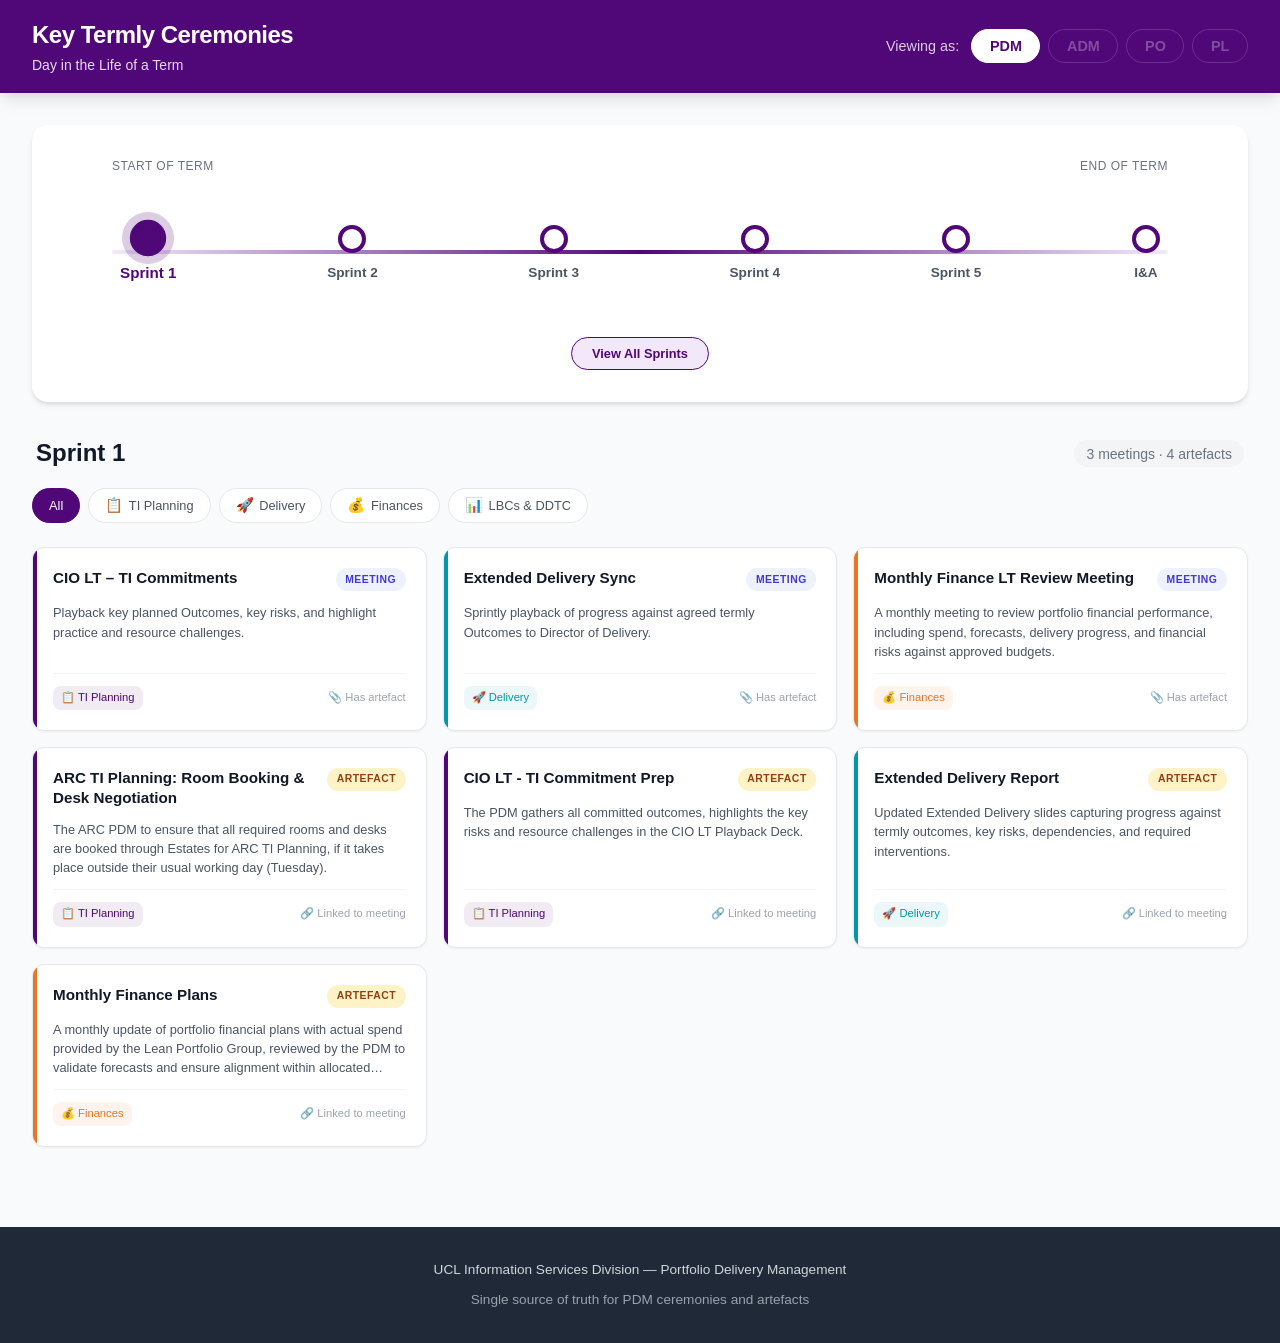
<file: preview new.html>
<!DOCTYPE html>
<html lang="en">
<head>
    <meta charset="UTF-8">
    <meta name="viewport" content="width=device-width, initial-scale=1.0">
    <title>Key Termly Ceremonies — Day in the Life of a Term</title>
    <style>
/* ========== CSS VARIABLES (UCL Branding) ========== */
:root {
    --ucl-purple: #500778;
    --ucl-purple-light: #6B2D8B;
    --ucl-purple-lighter: #F3E8F9;
    --ucl-purple-bg: #FAF5FC;
    --ucl-teal: #0097A9;
    --ucl-orange: #E87722;
    --ucl-red: #8C1515;
    --ucl-green: #2E7D32;
    --white: #FFFFFF;
    --gray-50: #F9FAFB;
    --gray-100: #F3F4F6;
    --gray-200: #E5E7EB;
    --gray-300: #D1D5DB;
    --gray-400: #9CA3AF;
    --gray-500: #6B7280;
    --gray-600: #4B5563;
    --gray-700: #374151;
    --gray-800: #1F2937;
    --gray-900: #111827;
    --shadow-sm: 0 1px 2px rgba(0,0,0,0.05);
    --shadow-md: 0 4px 6px -1px rgba(0,0,0,0.1), 0 2px 4px -1px rgba(0,0,0,0.06);
    --shadow-lg: 0 10px 15px -3px rgba(0,0,0,0.1), 0 4px 6px -2px rgba(0,0,0,0.05);
    --shadow-xl: 0 20px 25px -5px rgba(0,0,0,0.1), 0 10px 10px -5px rgba(0,0,0,0.04);
    --radius-sm: 6px;
    --radius-md: 8px;
    --radius-lg: 12px;
    --radius-xl: 16px;
    --transition: 0.2s ease;
}

/* ========== RESET & BASE ========== */
*, *::before, *::after {
    box-sizing: border-box;
    margin: 0;
    padding: 0;
}

html {
    scroll-behavior: smooth;
}

body {
    font-family: -apple-system, BlinkMacSystemFont, 'Segoe UI', Roboto, 'Helvetica Neue', Arial, sans-serif;
    background: var(--gray-50);
    color: var(--gray-800);
    line-height: 1.6;
    min-height: 100vh;
}

/* ========== HEADER ========== */
.site-header {
    background: var(--ucl-purple);
    color: var(--white);
    padding: 1rem 2rem;
    position: sticky;
    top: 0;
    z-index: 100;
    box-shadow: var(--shadow-lg);
}

.header-content {
    max-width: 1400px;
    margin: 0 auto;
    display: flex;
    justify-content: space-between;
    align-items: center;
    flex-wrap: wrap;
    gap: 1rem;
}

.site-title {
    font-size: 1.5rem;
    font-weight: 700;
    letter-spacing: -0.5px;
}

.site-subtitle {
    font-size: 0.875rem;
    opacity: 0.85;
    font-weight: 400;
}

.persona-selector {
    display: flex;
    align-items: center;
    gap: 0.75rem;
}

.persona-label {
    font-size: 0.9rem;
    opacity: 0.8;
}

.persona-badges {
    display: flex;
    gap: 0.5rem;
}

.persona-badge {
    padding: 0.5rem 1.1rem;
    border-radius: 24px;
    border: 1.5px solid rgba(255,255,255,0.4);
    background: transparent;
    color: rgba(255,255,255,0.7);
    font-size: 0.9rem;
    font-weight: 600;
    cursor: pointer;
    transition: var(--transition);
}

.persona-badge.active {
    background: var(--white);
    color: var(--ucl-purple);
    border-color: var(--white);
}

.persona-badge.disabled {
    opacity: 0.4;
    cursor: not-allowed;
}

/* ========== MAIN CONTENT ========== */
.main-content {
    max-width: 1400px;
    margin: 0 auto;
    padding: 2rem;
}

/* ========== TIMELINE ========== */
.timeline-section {
    background: var(--white);
    border-radius: var(--radius-xl);
    padding: 2rem 3rem;
    margin-bottom: 2rem;
    box-shadow: var(--shadow-md);
    position: relative;
}

.timeline-labels {
    display: flex;
    justify-content: space-between;
    margin-bottom: 0.5rem;
    padding: 0 2rem;
}

.timeline-label-start,
.timeline-label-end {
    font-size: 0.75rem;
    color: var(--gray-500);
    font-weight: 500;
    text-transform: uppercase;
    letter-spacing: 0.5px;
}

.timeline-container {
    position: relative;
    padding: 2rem 2rem;
}

.timeline-line {
    position: absolute;
    top: 50%;
    left: 2rem;
    right: 2rem;
    height: 4px;
    background: linear-gradient(90deg, var(--ucl-purple-lighter), var(--ucl-purple), var(--ucl-purple-lighter));
    border-radius: 2px;
    transform: translateY(-50%);
}

.timeline-nodes {
    position: relative;
    display: flex;
    justify-content: space-between;
    align-items: center;
    z-index: 2;
}

.timeline-node {
    display: flex;
    flex-direction: column;
    align-items: center;
    gap: 0.75rem;
    background: none;
    border: none;
    cursor: pointer;
    transition: var(--transition);
    padding: 0.5rem;
}

.timeline-node:hover .node-dot {
    transform: scale(1.2);
    box-shadow: 0 0 0 6px rgba(80, 7, 120, 0.15);
}

.timeline-node.active .node-dot {
    background: var(--ucl-purple);
    transform: scale(1.3);
    box-shadow: 0 0 0 6px rgba(80, 7, 120, 0.2);
}

.node-dot {
    width: 28px;
    height: 28px;
    border-radius: 50%;
    background: var(--white);
    border: 4px solid var(--ucl-purple);
    transition: var(--transition);
}

.timeline-node.active .node-dot {
    background: var(--ucl-purple);
}

.node-label {
    font-size: 0.85rem;
    font-weight: 700;
    color: var(--gray-600);
    transition: var(--transition);
}

.timeline-node.active .node-label {
    color: var(--ucl-purple);
    font-size: 0.95rem;
}

.view-all-container {
    display: flex;
    justify-content: center;
    margin-top: 1rem;
}

.view-all-btn {
    padding: 0.5rem 1.25rem;
    background: var(--ucl-purple-lighter);
    color: var(--ucl-purple);
    border: 1.5px solid var(--ucl-purple);
    border-radius: 20px;
    font-size: 0.8rem;
    font-weight: 600;
    cursor: pointer;
    transition: var(--transition);
}

.view-all-btn:hover {
    background: var(--ucl-purple);
    color: var(--white);
}

.view-all-btn.active {
    background: var(--ucl-purple);
    color: var(--white);
}

/* ========== SPRINT HEADER ========== */
.sprint-header {
    display: flex;
    justify-content: space-between;
    align-items: center;
    margin-bottom: 1rem;
    padding: 0 0.25rem;
}

.sprint-title {
    font-size: 1.5rem;
    font-weight: 700;
    color: var(--gray-900);
}

.sprint-count {
    font-size: 0.875rem;
    color: var(--gray-500);
    background: var(--gray-100);
    padding: 0.35rem 0.75rem;
    border-radius: 20px;
}

/* ========== CATEGORY FILTER ========== */
.category-filter {
    display: flex;
    gap: 0.5rem;
    margin-bottom: 1.5rem;
    flex-wrap: wrap;
}

.filter-btn {
    padding: 0.5rem 1rem;
    border: 1.5px solid var(--gray-200);
    background: var(--white);
    border-radius: 20px;
    font-size: 0.8rem;
    font-weight: 500;
    color: var(--gray-600);
    cursor: pointer;
    transition: var(--transition);
    display: flex;
    align-items: center;
    gap: 0.35rem;
}

.filter-btn:hover {
    border-color: var(--ucl-purple);
    color: var(--ucl-purple);
}

.filter-btn.active {
    background: var(--ucl-purple);
    color: var(--white);
    border-color: var(--ucl-purple);
}

.filter-icon {
    font-size: 0.9rem;
}

/* ========== CEREMONIES GRID ========== */
.ceremonies-grid {
    display: grid;
    grid-template-columns: repeat(auto-fill, minmax(340px, 1fr));
    gap: 1rem;
    margin-bottom: 3rem;
}

.ceremony-card {
    background: var(--white);
    border-radius: var(--radius-lg);
    padding: 1.25rem;
    box-shadow: var(--shadow-sm);
    border: 1px solid var(--gray-200);
    cursor: pointer;
    transition: var(--transition);
    display: flex;
    flex-direction: column;
    gap: 0.75rem;
    position: relative;
    overflow: hidden;
}

.ceremony-card::before {
    content: '';
    position: absolute;
    top: 0;
    left: 0;
    width: 4px;
    height: 100%;
    border-radius: 4px 0 0 4px;
}

.ceremony-card[data-category="ti-planning"]::before { background: var(--ucl-purple); }
.ceremony-card[data-category="delivery"]::before { background: var(--ucl-teal); }
.ceremony-card[data-category="finances"]::before { background: var(--ucl-orange); }
.ceremony-card[data-category="lbcs-ddtc"]::before { background: var(--ucl-red); }

.ceremony-card:hover {
    box-shadow: var(--shadow-lg);
    transform: translateY(-2px);
    border-color: var(--gray-300);
}

.card-header {
    display: flex;
    justify-content: space-between;
    align-items: flex-start;
    gap: 0.5rem;
}

.card-title {
    font-size: 0.95rem;
    font-weight: 600;
    color: var(--gray-900);
    line-height: 1.3;
}

.card-type-badge {
    padding: 0.2rem 0.6rem;
    border-radius: 12px;
    font-size: 0.65rem;
    font-weight: 600;
    text-transform: uppercase;
    letter-spacing: 0.5px;
    white-space: nowrap;
    flex-shrink: 0;
}

.card-type-badge.meeting {
    background: #EEF2FF;
    color: #4338CA;
}

.card-type-badge.artefact {
    background: #FEF3C7;
    color: #92400E;
}

.card-description {
    font-size: 0.8rem;
    color: var(--gray-600);
    line-height: 1.5;
    display: -webkit-box;
    -webkit-line-clamp: 3;
    -webkit-box-orient: vertical;
    overflow: hidden;
}

.card-footer {
    display: flex;
    justify-content: space-between;
    align-items: center;
    margin-top: auto;
    padding-top: 0.75rem;
    border-top: 1px solid var(--gray-100);
}

.card-category {
    font-size: 0.7rem;
    font-weight: 500;
    padding: 0.2rem 0.5rem;
    border-radius: 8px;
}

.card-category[data-category="ti-planning"] {
    background: rgba(80, 7, 120, 0.08);
    color: var(--ucl-purple);
}

.card-category[data-category="delivery"] {
    background: rgba(0, 151, 169, 0.08);
    color: var(--ucl-teal);
}

.card-category[data-category="finances"] {
    background: rgba(232, 119, 34, 0.08);
    color: var(--ucl-orange);
}

.card-category[data-category="lbcs-ddtc"] {
    background: rgba(140, 21, 21, 0.08);
    color: var(--ucl-red);
}

.card-sprints {
    display: flex;
    gap: 0.25rem;
}

.card-sprint-dot {
    width: 8px;
    height: 8px;
    border-radius: 50%;
    background: var(--gray-300);
}

.card-sprint-dot.active {
    background: var(--ucl-purple);
}

.card-link-indicator {
    font-size: 0.7rem;
    color: var(--gray-400);
    display: flex;
    align-items: center;
    gap: 0.25rem;
}

/* ========== EMPTY STATE ========== */
.empty-state {
    grid-column: 1 / -1;
    text-align: center;
    padding: 3rem;
    color: var(--gray-500);
}

.empty-state-icon {
    font-size: 3rem;
    margin-bottom: 1rem;
}

.empty-state-text {
    font-size: 1rem;
    font-weight: 500;
}

/* ========== DETAIL PANEL (MODAL) ========== */
.detail-overlay {
    position: fixed;
    top: 0;
    left: 0;
    width: 100%;
    height: 100%;
    background: rgba(0, 0, 0, 0.5);
    z-index: 1000;
    display: none;
    align-items: center;
    justify-content: center;
    padding: 2rem;
    opacity: 0;
    transition: opacity 0.3s ease;
}

.detail-overlay.visible {
    display: flex;
    opacity: 1;
}

.detail-panel {
    background: var(--white);
    border-radius: var(--radius-xl);
    width: 100%;
    max-width: 700px;
    max-height: 85vh;
    overflow-y: auto;
    padding: 2rem;
    position: relative;
    box-shadow: var(--shadow-xl);
    animation: slideUp 0.3s ease;
}

@keyframes slideUp {
    from {
        transform: translateY(20px);
        opacity: 0;
    }
    to {
        transform: translateY(0);
        opacity: 1;
    }
}

.detail-close {
    position: absolute;
    top: 1rem;
    right: 1rem;
    width: 36px;
    height: 36px;
    border-radius: 50%;
    border: none;
    background: var(--gray-100);
    color: var(--gray-600);
    font-size: 1.5rem;
    cursor: pointer;
    display: flex;
    align-items: center;
    justify-content: center;
    transition: var(--transition);
}

.detail-close:hover {
    background: var(--gray-200);
    color: var(--gray-800);
}

.detail-header {
    display: flex;
    gap: 0.5rem;
    margin-bottom: 0.75rem;
}

.detail-type-badge {
    padding: 0.3rem 0.75rem;
    border-radius: 12px;
    font-size: 0.7rem;
    font-weight: 600;
    text-transform: uppercase;
    letter-spacing: 0.5px;
}

.detail-type-badge.meeting {
    background: #EEF2FF;
    color: #4338CA;
}

.detail-type-badge.artefact {
    background: #FEF3C7;
    color: #92400E;
}

.detail-category-badge {
    padding: 0.3rem 0.75rem;
    border-radius: 12px;
    font-size: 0.7rem;
    font-weight: 600;
}

.detail-title {
    font-size: 1.5rem;
    font-weight: 700;
    color: var(--gray-900);
    margin-bottom: 1.5rem;
    padding-right: 2rem;
}

.detail-sections {
    display: flex;
    flex-direction: column;
    gap: 1.5rem;
}

.detail-section h3 {
    font-size: 0.85rem;
    font-weight: 600;
    color: var(--gray-500);
    text-transform: uppercase;
    letter-spacing: 0.5px;
    margin-bottom: 0.5rem;
    display: flex;
    align-items: center;
    gap: 0.4rem;
}

.section-icon {
    font-size: 1rem;
}

.detail-section p {
    font-size: 0.9rem;
    color: var(--gray-700);
    line-height: 1.7;
}

.detail-section ul {
    list-style: none;
    padding: 0;
}

.detail-section ul li {
    font-size: 0.9rem;
    color: var(--gray-700);
    padding: 0.35rem 0;
    padding-left: 1.25rem;
    position: relative;
    line-height: 1.5;
}

.detail-section ul li::before {
    content: '✓';
    position: absolute;
    left: 0;
    color: var(--ucl-green);
    font-weight: 700;
    font-size: 0.8rem;
}

.attendees-list {
    display: flex;
    flex-wrap: wrap;
    gap: 0.4rem;
}

.attendee-tag {
    padding: 0.3rem 0.7rem;
    background: var(--gray-100);
    border-radius: 16px;
    font-size: 0.8rem;
    color: var(--gray-700);
}

.sprint-tags {
    display: flex;
    flex-wrap: wrap;
    gap: 0.4rem;
}

.sprint-tag {
    padding: 0.3rem 0.7rem;
    background: var(--ucl-purple-lighter);
    color: var(--ucl-purple);
    border-radius: 16px;
    font-size: 0.8rem;
    font-weight: 500;
}

.related-link {
    display: inline-flex;
    align-items: center;
    gap: 0.4rem;
    padding: 0.5rem 1rem;
    background: var(--gray-50);
    border: 1.5px solid var(--gray-200);
    border-radius: var(--radius-md);
    font-size: 0.85rem;
    color: var(--ucl-purple);
    font-weight: 500;
    cursor: pointer;
    transition: var(--transition);
    text-decoration: none;
}

.related-link:hover {
    background: var(--ucl-purple-lighter);
    border-color: var(--ucl-purple);
}

/* ========== FOOTER ========== */
.site-footer {
    background: var(--gray-800);
    color: var(--gray-300);
    padding: 2rem;
    text-align: center;
}

.footer-content p {
    font-size: 0.85rem;
}

.footer-note {
    font-size: 0.75rem;
    opacity: 0.7;
    margin-top: 0.5rem;
}

/* ========== RESPONSIVE ========== */
@media (max-width: 768px) {
    .header-content {
        flex-direction: column;
        align-items: flex-start;
    }

    .main-content {
        padding: 1rem;
    }

    .timeline-section {
        padding: 1.5rem 1rem;
    }

    .timeline-container {
        padding: 2rem 0.5rem;
    }

    .timeline-labels {
        padding: 0 0.5rem;
    }

    .node-label {
        font-size: 0.7rem;
    }

    .node-dot {
        width: 22px;
        height: 22px;
        border-width: 3px;
    }

    .ceremonies-grid {
        grid-template-columns: 1fr;
    }

    .category-filter {
        overflow-x: auto;
        flex-wrap: nowrap;
        padding-bottom: 0.5rem;
    }

    .filter-btn {
        white-space: nowrap;
    }

    .detail-overlay {
        padding: 1rem;
    }

    .detail-panel {
        padding: 1.5rem;
        max-height: 90vh;
    }

    .detail-title {
        font-size: 1.25rem;
    }

    .sprint-header {
        flex-direction: column;
        align-items: flex-start;
        gap: 0.5rem;
    }
}

@media (max-width: 480px) {
    .timeline-nodes {
        gap: 0;
    }

    .timeline-node {
        padding: 0.25rem;
    }

    .view-all-btn {
        width: 100%;
    }
}

</style>
</head>
<body>
    <!-- Header -->
    <header class="site-header">
        <div class="header-content">
            <div class="header-left">
                <h1 class="site-title">Key Termly Ceremonies</h1>
                <p class="site-subtitle">Day in the Life of a Term</p>
            </div>
            <div class="header-right">
                <div class="persona-selector">
                    <span class="persona-label">Viewing as:</span>
                    <div class="persona-badges">
                        <button class="persona-badge active" data-persona="pdm">PDM</button>
                        <button class="persona-badge disabled" data-persona="adm" title="Coming Soon">ADM</button>
                        <button class="persona-badge disabled" data-persona="po" title="Coming Soon">PO</button>
                        <button class="persona-badge disabled" data-persona="pl" title="Coming Soon">PL</button>
                    </div>
                </div>
            </div>
        </div>
    </header>

    <!-- Main Content -->
    <main class="main-content">
        <!-- Timeline Section -->
        <section class="timeline-section">
            <div class="timeline-labels">
                <span class="timeline-label-start">Start of Term</span>
                <span class="timeline-label-end">End of Term</span>
            </div>
            <div class="timeline-container">
                <div class="timeline-line"></div>
                <div class="timeline-nodes">
                    <button class="timeline-node active" data-sprint="sprint-1">
                        <span class="node-dot"></span>
                        <span class="node-label">Sprint 1</span>
                    </button>
                    <button class="timeline-node" data-sprint="sprint-2">
                        <span class="node-dot"></span>
                        <span class="node-label">Sprint 2</span>
                    </button>
                    <button class="timeline-node" data-sprint="sprint-3">
                        <span class="node-dot"></span>
                        <span class="node-label">Sprint 3</span>
                    </button>
                    <button class="timeline-node" data-sprint="sprint-4">
                        <span class="node-dot"></span>
                        <span class="node-label">Sprint 4</span>
                    </button>
                    <button class="timeline-node" data-sprint="sprint-5">
                        <span class="node-dot"></span>
                        <span class="node-label">Sprint 5</span>
                    </button>
                    <button class="timeline-node" data-sprint="sprint-6-ia">
                        <span class="node-dot"></span>
                        <span class="node-label">I&A</span>
                    </button>
                </div>
            </div>
            <div class="view-all-container">
                <button class="view-all-btn" id="viewAllBtn">View All Sprints</button>
            </div>
        </section>

        <!-- Sprint Header -->
        <section class="sprint-header" id="sprintHeader">
            <h2 class="sprint-title" id="sprintTitle">Sprint 1</h2>
            <div class="sprint-meta">
                <span class="sprint-count" id="sprintCount"></span>
            </div>
        </section>

        <!-- Category Filter -->
        <section class="category-filter">
            <button class="filter-btn active" data-category="all">All</button>
            <button class="filter-btn" data-category="ti-planning">
                <span class="filter-icon">📋</span> TI Planning
            </button>
            <button class="filter-btn" data-category="delivery">
                <span class="filter-icon">🚀</span> Delivery
            </button>
            <button class="filter-btn" data-category="finances">
                <span class="filter-icon">💰</span> Finances
            </button>
            <button class="filter-btn" data-category="lbcs-ddtc">
                <span class="filter-icon">📊</span> LBCs & DDTC
            </button>
        </section>

        <!-- Ceremonies Grid -->
        <section class="ceremonies-grid" id="ceremoniesGrid">
            <!-- Populated by JavaScript -->
        </section>

        <!-- Ceremony Detail Panel (Modal) -->
        <div class="detail-overlay" id="detailOverlay">
            <div class="detail-panel" id="detailPanel">
                <button class="detail-close" id="detailClose">&times;</button>
                <div class="detail-header">
                    <span class="detail-type-badge" id="detailTypeBadge"></span>
                    <span class="detail-category-badge" id="detailCategoryBadge"></span>
                </div>
                <h2 class="detail-title" id="detailTitle"></h2>
                
                <div class="detail-sections">
                    <div class="detail-section">
                        <h3><span class="section-icon">📌</span> What</h3>
                        <p id="detailDescription"></p>
                    </div>

                    <div class="detail-section">
                        <h3><span class="section-icon">🎯</span> Outcome</h3>
                        <p id="detailOutcome"></p>
                    </div>

                    <div class="detail-section">
                        <h3><span class="section-icon">👥</span> Who Attends</h3>
                        <div id="detailAttendees"></div>
                    </div>

                    <div class="detail-section" id="responsibilitiesSection">
                        <h3><span class="section-icon">✅</span> PDM Key Responsibilities</h3>
                        <ul id="detailResponsibilities"></ul>
                    </div>

                    <div class="detail-section">
                        <h3><span class="section-icon">🗓️</span> When</h3>
                        <div class="sprint-tags" id="detailSprints"></div>
                    </div>

                    <div class="detail-section" id="relatedSection">
                        <h3><span class="section-icon">🔗</span> Related</h3>
                        <div id="detailRelated"></div>
                    </div>
                </div>
            </div>
        </div>
    </main>

    <!-- Footer -->
    <footer class="site-footer">
        <div class="footer-content">
            <p>UCL Information Services Division — Portfolio Delivery Management</p>
            <p class="footer-note">Single source of truth for PDM ceremonies and artefacts</p>
        </div>
    </footer>

    <script>
// PDM Runbook - Ceremony Data
const CEREMONIES_DATA = {
  personas: [
    { id: "pdm", name: "Portfolio Delivery Manager", shortName: "PDM", active: true },
    { id: "adm", name: "Agile Delivery Manager", shortName: "ADM", active: false },
    { id: "po", name: "Product Owner", shortName: "PO", active: false },
    { id: "pl", name: "Portfolio Lead", shortName: "PL", active: false }
  ],

  sprints: [
    { id: "sprint-1", name: "Sprint 1", shortName: "S1", position: 1 },
    { id: "sprint-2", name: "Sprint 2", shortName: "S2", position: 2 },
    { id: "sprint-3", name: "Sprint 3", shortName: "S3", position: 3 },
    { id: "sprint-4", name: "Sprint 4", shortName: "S4", position: 4 },
    { id: "sprint-5", name: "Sprint 5", shortName: "S5", position: 5 },
    { id: "sprint-6-ia", name: "Sprint 6 (I&A)", shortName: "I&A", position: 6 }
  ],

  categories: [
    { id: "ti-planning", name: "TI Planning", color: "#500778", icon: "📋" },
    { id: "delivery", name: "Delivery", color: "#0097A9", icon: "🚀" },
    { id: "finances", name: "Finances", color: "#E87722", icon: "💰" },
    { id: "lbcs-ddtc", name: "LBCs & DDTC", color: "#8C1515", icon: "📊" }
  ],

  activityGroups: [
    { id: "CIO", name: "CIO LT Commitments" },
    { id: "TIP", name: "TI Planning" },
    { id: "IAD", name: "Inspect & Adapt" },
    { id: "PV", name: "Portfolio Vision" },
    { id: "VoV", name: "Vision of Visions" },
    { id: "EDS", name: "Extended Delivery Sync" },
    { id: "DHPR", name: "Delivery Health & Portfolio Review" },
    { id: "RM", name: "Resource Meeting" },
    { id: "JAM", name: "Jamboree" },
    { id: "SD", name: "Showcase Demo" },
    { id: "MFKT", name: "Monthly Finance Review" },
    { id: "DDTC", name: "Digital Delivery & Transformation Committee" },
    { id: "DDTCR", name: "Pre-DDTC (Risks)" }
  ],

  ceremonies: [
    // ========== TI PLANNING ==========
    {
      id: "cio-lt-commitments",
      name: "CIO LT – TI Commitments",
      category: "ti-planning",
      type: "meeting",
      activityGroup: "CIO",
      sprints: ["sprint-1"],
      description: "Playback key planned Outcomes, key risks, and highlight practice and resource challenges.",
      outcome: "Confirmed alignment across the portfolios, agreed key priorities and dependency resolutions, and identified actions required to address outstanding risks.",
      whoAttends: "CIO LT, PDMs and LPG",
      keyResponsibilities: "",
      relatedArtefact: "cio-lt-prep"
    },
    {
      id: "cio-lt-prep",
      name: "CIO LT - TI Commitment Prep",
      category: "ti-planning",
      type: "artefact",
      activityGroup: "CIO",
      sprints: ["sprint-1"],
      description: "The PDM gathers all committed outcomes, highlights the key risks and resource challenges in the CIO LT Playback Deck.",
      outcome: "The CIO LT Playback Deck is updated.",
      whoAttends: "Change Portfolio Manager",
      keyResponsibilities: "",
      relatedMeeting: "cio-lt-commitments"
    },
    {
      id: "ti-planning-meeting",
      name: "TI Planning",
      category: "ti-planning",
      type: "meeting",
      activityGroup: "TIP",
      sprints: ["sprint-6-ia"],
      description: "A quarterly, collaborative event that serves as the heartbeat of agile working at UCL, aligning all the teams to a shared mission and vision. This event includes stakeholders from outside ISD, ISD Leadership and all Product/Platform Team members and occurs within the Innovation and Planning (IP) Iteration.",
      outcome: "Aligned iteration plans and objectives across all teams, with clear priorities, dependencies identified, and commitment to delivering the Termly Increment goals.",
      whoAttends: "Product and Platform Teams, Product and Platform Owners, Change Portfolio Leadership Teams, Lean Portfolio Group, Centre of Excellence, ISD Leadership, Relevant key stakeholders external to ISD",
      keyResponsibilities: "Coordinates and facilitates the Change Portfolio TI event\nEnsures the Change Portfolio Programme board is updated\nEnsures plans are realistic / dependencies are tracked and resolved\nRisks are ROAMed",
      relatedArtefact: null
    },
    {
      id: "arc-room-booking",
      name: "ARC TI Planning: Room Booking & Desk Negotiation",
      category: "ti-planning",
      type: "artefact",
      activityGroup: "TIP",
      sprints: ["sprint-1"],
      description: "The ARC PDM to ensure that all required rooms and desks are booked through Estates for ARC TI Planning, if it takes place outside their usual working day (Tuesday).",
      outcome: "All required rooms and desks are booked.",
      whoAttends: "ARC PDM, Estates Bidborough Building Manager",
      keyResponsibilities: "",
      relatedMeeting: "ti-planning-meeting"
    },
    {
      id: "ti-planning-floor-plan",
      name: "TI Planning Floor Plan",
      category: "ti-planning",
      type: "artefact",
      activityGroup: "TIP",
      sprints: ["sprint-3"],
      description: "The purpose of this activity is for the PDM to review the floor plan with their teams, ensure that all AV equipment is assigned, and confirm that each team has been allocated an appropriate space.",
      outcome: "All AV equipment is assigned, and each team has been allocated an appropriate space.",
      whoAttends: "Portfolio Delivery Manager, Agile Delivery Manager",
      keyResponsibilities: "",
      relatedMeeting: "ti-planning-meeting"
    },
    {
      id: "ti-planning-agenda-keynote",
      name: "Plan TI Planning Agenda & Keynote",
      category: "ti-planning",
      type: "artefact",
      activityGroup: "TIP",
      sprints: ["sprint-3"],
      description: "The PDM prepares and communicates the TI Planning agenda and keynote, ensuring alignment on the portfolio-specific agenda and overall plan, and that all teams are informed, aligned, and ready to participate effectively.",
      outcome: "Clear, communicated TI Planning agenda and keynote, with all teams aligned, informed, and prepared to participate in the session.",
      whoAttends: "Change Portfolio Delivery Manager, All teams within the Change Portfolio",
      keyResponsibilities: "",
      relatedMeeting: "ti-planning-meeting"
    },
    {
      id: "ti-planning-party-prep",
      name: "TI Planning Party Prep",
      category: "ti-planning",
      type: "artefact",
      activityGroup: "TIP",
      sprints: ["sprint-4"],
      description: "For each TI Planning event, a different Portfolio Delivery Manager is assigned to coordinate the TI Planning social event. The purpose of this activity is to ensure the PDM plans and manages all required arrangements in advance, including allocating time in their diary to deliver the event successfully.",
      outcome: "The social event budget is confirmed with the ITTPD Director, risk assessment submitted and approved, snacks, food and drinks are arranged, the designated area is clean at the end of the event.",
      whoAttends: "Change Portfolio Delivery Manager",
      keyResponsibilities: "Confirm the social event budget with the ITPPD Director\nArrange snacks, food, and drinks\nComplete the event risk assessment before the event\nEnsure the designated area is clean and tidy at the end of the event",
      relatedMeeting: "ti-planning-party"
    },
    {
      id: "ti-planning-party",
      name: "TI Planning Party",
      category: "ti-planning",
      type: "meeting",
      activityGroup: "TIP",
      sprints: ["sprint-6-ia"],
      description: "The assigned PDM coordinates the TI Planning social event, ensuring invites are sent, logistics are organised, and the event runs smoothly, with the designated area left clean afterwards.",
      outcome: "A well-organised and smoothly executed social event, with all arrangements managed, attendees engaged, and the venue left in good order.",
      whoAttends: "ISD, and various institutional stakeholders",
      keyResponsibilities: "Confirm with the ITPPD Director the overall budget for the social\nOrder snacks, food, drinks\nComplete the Risk Assessment for the social\nMake sure that the area that is assigned for the social is clean at the end",
      relatedArtefact: "ti-planning-party-prep"
    },
    {
      id: "day-1-management-review",
      name: "Day 1 Management Review",
      category: "ti-planning",
      type: "meeting",
      activityGroup: "TIP",
      sprints: ["sprint-6-ia"],
      description: "To review alignment across all portfolios, assess risks, dependencies and capacity, and confirm priorities and delivery confidence ahead of the start of the TI.",
      outcome: "Confirmed alignment across the portfolios, agreed key priorities and dependency resolutions, and identified actions required to address outstanding risks.",
      whoAttends: "CIO, Director of Delivery, Director of Strategic Change, Portfolio Leadership Groups (PDMs, Portfolio Owners, Portfolio Leads, Portfolio BAs, Portfolio Architects) and Capability Leads",
      keyResponsibilities: "",
      relatedArtefact: null
    },
    {
      id: "day-2-management-review",
      name: "Day 2 Management Review",
      category: "ti-planning",
      type: "meeting",
      activityGroup: "TIP",
      sprints: ["sprint-6-ia"],
      description: "To review alignment across all portfolios, assess risks, dependencies and capacity, and confirm priorities and delivery confidence ahead of the start of the TI.",
      outcome: "Confirmed alignment across the portfolios, agreed key priorities and dependency resolutions, and identified actions required to address outstanding risks.",
      whoAttends: "CIO, Director of Delivery, Director of Strategic Change, Portfolio Leadership Groups (PDMs, Portfolio Owners, Portfolio Leads, Portfolio BAs, Portfolio Architects) and Capability Leads",
      keyResponsibilities: "Talk with their teams about all committed, stretched and uncommitted outcomes\nMake sure that their Change Portfolio has updated the required slides/spreadsheets",
      relatedArtefact: "present-outcomes-day2"
    },
    {
      id: "present-outcomes-day2",
      name: "Present Outcomes on TI Planning Day 2",
      category: "ti-planning",
      type: "artefact",
      activityGroup: "TIP",
      sprints: ["sprint-6-ia"],
      description: "This session is intended to provide all committed outcomes/objectives per portfolio, any stretched outcomes or any outcomes that the portfolio won't be able to deliver and provide reasons why they won't be able to deliver it.",
      outcome: "All committed, stretched and uncommitted outcomes are presented and documented.",
      whoAttends: "ITTPD Director, Change Portfolio Owner, Portfolio Delivery Manager, Change Portfolio Lead, Head of LPG",
      keyResponsibilities: "Talk with their teams about all committed, stretched and uncommitted outcomes\nMake sure that their Change Portfolio has updated the required slides/spreadsheets",
      relatedMeeting: "day-2-management-review"
    },
    {
      id: "ti-risks-dependencies",
      name: "TI Risks & Dependencies",
      category: "ti-planning",
      type: "meeting",
      activityGroup: "TIP",
      sprints: ["sprint-5"],
      description: "The purpose of this quarterly activity is to provide a cross-portfolio view of key risks, dependencies, and planned initiatives identified during Term Increment (TI) Planning. It enables portfolios to share a high-level view of the work they intend to deliver in the upcoming term and ensures that interdependencies are identified, communicated, and incorporated into planning activities. The aim is to build shared visibility across portfolios, align priorities, and surface key risks and dependencies early to support effective delivery planning and coordination.",
      outcome: "All risks and cross-portfolio dependencies are outlined.",
      whoAttends: "ITTPD Director, Change Portfolio Owner, Portfolio Delivery Manager, Change Portfolio Lead, Lean Portfolio Group",
      keyResponsibilities: "Ensure that all identified cross-portfolio risks and dependencies are documented and shared with relevant portfolios and stakeholders\nEnsure that delivery teams are aware of dependencies where other teams or portfolios rely on their inputs, deliverables, or expertise\nCoordinate with teams to confirm that dependency-related activities and additional work are included in planning where required\nFacilitate discussions between portfolios to clarify timelines, ownership, and delivery expectations for dependent work\nSupport alignment during TI Planning by ensuring that teams understand when dependent deliverables are expected to be completed\nMonitor and escalate any unresolved risks or dependencies that may impact delivery commitments for the upcoming term",
      relatedArtefact: null
    },
    {
      id: "inspect-adapt-demo",
      name: "Inspect & Adapt Demo",
      category: "ti-planning",
      type: "meeting",
      activityGroup: "IAD",
      sprints: ["sprint-6-ia"],
      description: "In this ceremony full term progress is demonstrated and measured against goals. This is also the time when the team reviews any metrics they had agreed to track for the term. It is also a retrospective and problem-solving workshop for teams to reflect on their ways of working with a view to embracing a culture of continuous improvement.",
      outcome: "Full-term progress is reviewed against goals, metrics are assessed, and teams reflect and problem-solve to drive continuous improvement.",
      whoAttends: "Change Portfolio Chair, Change Portfolio Product Management, Relevant Platform and Product team representatives, LPG Rep for Change Portfolio, All teams within the Change Portfolio",
      keyResponsibilities: "Facilitate the session and ensure all relevant attendees are invited",
      relatedArtefact: "inspect-adapt-prep"
    },
    {
      id: "inspect-adapt-prep",
      name: "Inspect & Adapt Prep",
      category: "ti-planning",
      type: "artefact",
      activityGroup: "IAD",
      sprints: ["sprint-6-ia"],
      description: "A consolidated summary of progress, metrics, insights, and key improvement areas captured from the term review, used to inform decision-making and drive continuous improvement actions.",
      outcome: "The Portfolio Inspect & Adapt slides are updated with portfolio progress against term outcomes, including metrics and key insights.",
      whoAttends: "Change Portfolio Chair, Change Portfolio Product Management, Relevant Platform and Product team representatives, LPG Rep for Change Portfolio, All teams within the Change Portfolio",
      keyResponsibilities: "",
      relatedMeeting: "inspect-adapt-demo"
    },
    {
      id: "portfolio-vision",
      name: "Portfolio Vision",
      category: "ti-planning",
      type: "meeting",
      activityGroup: "PV",
      sprints: ["sprint-6-ia"],
      description: "A session to define a clear, shared future vision for the portfolio that aligns strategy, guides investment decisions, and motivates teams.",
      outcome: "A well-defined and aligned portfolio vision that provides strategic direction and clarity for teams and stakeholders.",
      whoAttends: "Change Portfolio Chair, Change Portfolio Product Management, Relevant Platform and Product team representatives, LPG Rep for Change Portfolio, All teams within the Change Portfolio",
      keyResponsibilities: "Create a new vision slides\nReview the slide format with the Portfolio Leadership team\nMake sure slides are shared with their teams ahead of the session to allow enough time for teams to update\nMake sure the content is provided by their teams and it aligns with the portfolio roadmap",
      relatedArtefact: "portfolio-vision-prep"
    },
    {
      id: "portfolio-vision-prep",
      name: "Portfolio Vision Prep",
      category: "ti-planning",
      type: "artefact",
      activityGroup: "PV",
      sprints: ["sprint-6-ia"],
      description: "A set of prepared slides capturing strategic inputs, priorities, and insights that the portfolio updates ahead of the session to support defining the future vision.",
      outcome: "Portfolio Vision slides are updated with aligned strategic direction, key priorities, and a clearly articulated future state for the portfolio.",
      whoAttends: "Change Portfolio Chair, Change Portfolio Product Management, Relevant Platform and Product team representatives, LPG Rep for Change Portfolio, All teams within the Change Portfolio",
      keyResponsibilities: "Create a new vision slides\nReview the slide format with the Portfolio Leadership team\nMake sure slides are shared with their teams ahead of the session to allow enough time for teams to update\nMake sure the content is provided by their teams and it aligns with the portfolio roadmap",
      relatedMeeting: "portfolio-vision"
    },
    {
      id: "cross-portfolio-vision",
      name: "Cross Portfolio Vision (Vision of Visions)",
      category: "ti-planning",
      type: "meeting",
      activityGroup: "VoV",
      sprints: ["sprint-6-ia"],
      description: "Align the portfolios around a shared strategic vision, identify common goals, dependencies, potential resource constraints and establish a coordinated direction for delivering impactful transformation in the term.",
      outcome: "Clear cross-portfolio visibility and alignment going into TI planning.",
      whoAttends: "CIO, Director of Delivery, Portfolio Leadership Groups (PDMs, Portfolio Owners, Portfolio Leads, Portfolio BAs, Portfolio Architects) and Capability Leads, Head of LPG",
      keyResponsibilities: "Identify and list all cross-portfolio dependencies.",
      relatedArtefact: "cross-portfolio-vision-prep"
    },
    {
      id: "cross-portfolio-vision-prep",
      name: "Cross Portfolio Vision Prep (Vision of Visions Prep)",
      category: "ti-planning",
      type: "artefact",
      activityGroup: "VoV",
      sprints: ["sprint-6-ia"],
      description: "A set of updated Vision of Vision slides and a dependency tracking spreadsheet capturing cross-portfolio dependencies, priorities, and alignment inputs ahead of the session.",
      outcome: "Updated Vision of Vision slides and dependency overview, providing clear cross-portfolio visibility, aligned priorities, and readiness for coordinated TI planning.",
      whoAttends: "Change Portfolio Delivery Manager",
      keyResponsibilities: "",
      relatedMeeting: "cross-portfolio-vision"
    },

    // ========== DELIVERY ==========
    {
      id: "extended-delivery-sync",
      name: "Extended Delivery Sync",
      category: "delivery",
      type: "meeting",
      activityGroup: "EDS",
      sprints: ["sprint-1", "sprint-2", "sprint-3", "sprint-4", "sprint-5", "sprint-6-ia"],
      description: "Sprintly playback of progress against agreed termly Outcomes to Director of Delivery.",
      outcome: "The Director of Delivery and PDMs share visibility of progress against termly outcomes, addressing risks, dependencies, and any required interventions.",
      whoAttends: "Director of Delivery, PDMs, Head of Portfolio Operations",
      keyResponsibilities: "",
      relatedArtefact: "extended-delivery-report"
    },
    {
      id: "extended-delivery-report",
      name: "Extended Delivery Report",
      category: "delivery",
      type: "artefact",
      activityGroup: "EDS",
      sprints: ["sprint-1", "sprint-2", "sprint-3", "sprint-4", "sprint-5", "sprint-6-ia"],
      description: "Updated Extended Delivery slides capturing progress against termly outcomes, key risks, dependencies, and required interventions.",
      outcome: "Clear, shared visibility of progress against termly outcomes, with risks, dependencies, and interventions identified and aligned between the Director of Delivery and PDMs.",
      whoAttends: "Change Portfolio Delivery Manager",
      keyResponsibilities: "",
      relatedMeeting: "extended-delivery-sync"
    },
    {
      id: "delivery-health-portfolio-review",
      name: "Delivery Health & Portfolio Review",
      category: "delivery",
      type: "meeting",
      activityGroup: "DHPR",
      sprints: ["sprint-2", "sprint-4"],
      description: "Review updates and RAG against committed Outcomes, highlight outstanding or emerging risks and issues and review Financial position for each Change Portfolio.",
      outcome: "Provides clear visibility and opportunity for scrutiny of delivery confidence, dependencies, risks, and financial position across portfolios, enabling escalation of issues and risks, and informed decisions and resolutions.",
      whoAttends: "CIO LT, Capability Leads, PDMs, Head of LPG",
      keyResponsibilities: "",
      relatedArtefact: "delivery-health-prep"
    },
    {
      id: "delivery-health-prep",
      name: "Delivery Health & Portfolio Prep",
      category: "delivery",
      type: "artefact",
      activityGroup: "DHPR",
      sprints: ["sprint-2", "sprint-4"],
      description: "Updated Delivery Health slides capturing RAG status against committed outcomes, along with key risks, issues, dependencies, and financial position for each portfolio.",
      outcome: "Clear visibility and scrutiny of delivery confidence, dependencies, risks, and financial position across portfolios, enabling escalation and informed decision-making.",
      whoAttends: "Change Portfolio Delivery Manager",
      keyResponsibilities: "",
      relatedMeeting: "delivery-health-portfolio-review"
    },
    {
      id: "resource-meeting",
      name: "Resource Meeting ITPPD (Delivery and Dev & Test)",
      category: "delivery",
      type: "meeting",
      activityGroup: "RM",
      sprints: ["sprint-2", "sprint-4"],
      description: "This is a monthly meeting held with the PDMs to review assignments, vacancies, subcontractor contract dates, and budgets. PDMs should use this as an opportunity to discuss resource changes, and highlight opportunities for cross-portfolio development for both IT Delivery and Development and Test staff.",
      outcome: "Clear and aligned view of resource allocation, capacity, and workforce risks, with actions agreed to optimise utilisation and support cross-portfolio development opportunities.",
      whoAttends: "ITPPD Director, Staff Operations Manager, Head of LPG, Portfolio Delivery Managers, Dev & Test Representatives",
      keyResponsibilities: "",
      relatedArtefact: null
    },
    {
      id: "jamboree",
      name: "Jamboree",
      category: "delivery",
      type: "meeting",
      activityGroup: "JAM",
      sprints: ["sprint-5"],
      description: "A quarterly collaborative event designed to share insights, facilitate engaging discussions, and strengthen connections across teams. This is an in-person event, and attendance is mandatory for all Delivery and LPG roles within ITPPD.",
      outcome: "Shared understanding and strengthened collaboration across teams, with key insights exchanged and connections reinforced to support effective delivery.",
      whoAttends: "ITTPD Director, Change Portfolio Delivery Manager, Agile Delivery Manager, IT Delivery Support Officer, Lean Portfolio Group",
      keyResponsibilities: "Ensure that ADMs and Support Officers are aware of the event and attend as required",
      relatedArtefact: null
    },
    {
      id: "showcase-demo",
      name: "Showcase Demo",
      category: "delivery",
      type: "meeting",
      activityGroup: "SD",
      sprints: ["sprint-3", "sprint-4"],
      description: "To showcase progress and demonstrate delivered value across the digital change portfolios, enabling visibility, engagement, and shared learning.",
      outcome: "Stakeholders gain visibility of recent delivery achievements, provide feedback.",
      whoAttends: "Product and Platform Teams, Product and Platform Owners, Change Portfolio Leadership Teams, Lean Portfolio Group, Centre of Excellence, ISD Leadership, Relevant key stakeholders external to ISD",
      keyResponsibilities: "Identify and coordinate representation from their respective Change Portfolios for the Showcase Demo",
      relatedArtefact: "showcase-demo-agenda"
    },
    {
      id: "showcase-demo-agenda",
      name: "Showcase Demo Agenda",
      category: "delivery",
      type: "artefact",
      activityGroup: "SD",
      sprints: ["sprint-3", "sprint-4"],
      description: "The PDM to identify and coordinate representation from their respective Change Portfolios for the Showcase Demo.",
      outcome: "The Portfolio Showcase Demos are confirmed and added to the Showcase Demo Agenda.",
      whoAttends: "Product and Platform Teams, Product and Platform Owners, Change Portfolio Delivery Manager, Agile Delivery Manager",
      keyResponsibilities: "Identify and coordinate representation from their respective Change Portfolios for the Showcase Demo",
      relatedMeeting: "showcase-demo"
    },

    // ========== FINANCES ==========
    {
      id: "monthly-finance-review",
      name: "Monthly Finance LT Review Meeting",
      category: "finances",
      type: "meeting",
      activityGroup: "MFKT",
      sprints: ["sprint-1", "sprint-3", "sprint-5"],
      description: "A monthly meeting to review portfolio financial performance, including spend, forecasts, delivery progress, and financial risks against approved budgets.",
      outcome: "Clear alignment on portfolio financial position, with risks identified and actions agreed to maintain budget and delivery performance.",
      whoAttends: "Change Portfolio Owner, Change Portfolio Manager, Change Portfolio Lead",
      keyResponsibilities: "Reviewing monthly actual spend against forecast and budget with the Portfolio Leadership Team\nIdentifying variances, risks, and potential financial impacts\nDiscussing delivery delays or scope changes that may affect financial plans\nConfirming that future costs and resource requirements are reflected in forecasts\nAgreeing on any corrective actions or escalation items required",
      relatedArtefact: "monthly-finance-plans"
    },
    {
      id: "monthly-finance-plans",
      name: "Monthly Finance Plans",
      category: "finances",
      type: "artefact",
      activityGroup: "MFKT",
      sprints: ["sprint-1", "sprint-3", "sprint-5"],
      description: "A monthly update of portfolio financial plans with actual spend provided by the Lean Portfolio Group, reviewed by the PDM to validate forecasts and ensure alignment within allocated budgets.",
      outcome: "Accurate and aligned financial plans, with forecasts validated and managed within budget to support effective financial control and delivery.",
      whoAttends: "Change Portfolio Manager, Lean Portfolio Group Rep",
      keyResponsibilities: "Review the actual spend against the forecast and budget\nEnsure that ADMs and Product Owners review their forecasts and include all anticipated future costs\nEnsure that forecasts remain within the allocated budget",
      relatedMeeting: "monthly-finance-review"
    },

    // ========== LBCs & DDTC ==========
    {
      id: "ddtc-meeting",
      name: "Digital Delivery and Transformation Committee (DDTC) Meeting",
      category: "lbcs-ddtc",
      type: "meeting",
      activityGroup: "DDTC",
      sprints: ["sprint-6-ia"],
      description: "A quarterly governance meeting that maintains a single portfolio of digital investment, reviewing funding allocations, approving Lean Business Cases, and assessing portfolio risks and delivery progress across strategic change, change, enhancement, and maintenance LBCs.",
      outcome: "Approved investment decisions and Lean Business Cases, with clear alignment on priorities, risks, and progress against portfolio outcomes.",
      whoAttends: "Director of Information Services Division, ITTPD Director, Portfolio Owner",
      keyResponsibilities: "",
      relatedArtefact: "ddtc-artefact-prep"
    },
    {
      id: "ddtc-lbc-drafts",
      name: "DDTC LBC Drafts",
      category: "lbcs-ddtc",
      type: "artefact",
      activityGroup: "DDTC",
      sprints: ["sprint-2"],
      description: "The purpose of this quarterly activity is to ensure that all Lean Business Cases (LBCs) requiring approval from the Digital Delivery and Transformation Committee (DDTC) are prepared, reviewed, and approved through the appropriate governance process before being shared with DDTC members. Product Owners are responsible for drafting the LBCs, which must first be reviewed and approved by the Change Portfolio Governance Board.",
      outcome: "The LBC is drafted and ready to be reviewed and approved by the Change Portfolio Governance Board.",
      whoAttends: "Change Portfolio Manager, Change Portfolio Lead, Product and Platform Owner",
      keyResponsibilities: "Ensure that all required LBCs are drafted by the Product Owners within agreed timelines\nEnsure that each LBC is reviewed by the Portfolio Owner prior to governance submission\nCoordinate the review process with the Change Portfolio Governance Board\nEnsure that all LBCs receive Governance Board approval before distribution to DDTC members\nTrack progress, approvals, and any required actions or amendments prior to DDTC submission",
      relatedMeeting: "ddtc-meeting"
    },
    {
      id: "ddtc-lbc-capability-sign-off",
      name: "DDTC LBC Capability Sign Off",
      category: "lbcs-ddtc",
      type: "artefact",
      activityGroup: "DDTC",
      sprints: ["sprint-4"],
      description: "A quarterly activity to review, update, and secure capability sign-off for Lean Business Cases (LBCs) prior to submission to DDTC, supported by coordination where needed.",
      outcome: "All LBCs are reviewed, aligned, and formally signed off by relevant capabilities, ready for submission to DDTC for approval.",
      whoAttends: "Change Portfolio Manager, Change Portfolio Lead, Product and Platform Owner",
      keyResponsibilities: "Ensure that each LBC is shared with the relevant Capability representatives for review\nEnsure that all relevant sections of the LBC are reviewed and updated as required\nConfirm that Capability feedback and required amendments are incorporated into the final version\nEnsure that formal Capability sign-off is obtained prior to DDTC submission\nTrack the progress of reviews and follow up on outstanding actions or approvals to meet agreed timelines",
      relatedMeeting: "ddtc-meeting"
    },
    {
      id: "ddtc-artefact-prep",
      name: "DDTC Artefact Prep",
      category: "lbcs-ddtc",
      type: "artefact",
      activityGroup: "DDTC",
      sprints: ["sprint-4", "sprint-5"],
      description: "A quarterly activity to prepare, review, and share key DDTC artefacts (including LBC cover slides and portfolio performance slides) in advance, ensuring effective governance and informed decision-making.",
      outcome: "Complete and high-quality DDTC artefacts shared in advance, enabling efficient review and informed investment and governance decisions.",
      whoAttends: "Change Portfolio Manager, Change Portfolio Lead, Product and Platform Owner",
      keyResponsibilities: "Ensure that all submitted LBCs have an up-to-date and completed LBC Cover Slide\nEnsure that all required DDTC artefacts are prepared in line with agreed standards and timelines\nEnsure that the Portfolio Performance slides are updated with the latest portfolio status, financials, risks, and delivery information\nCoordinate the review and quality check of all presentation materials before distribution\nEnsure that all DDTC artefacts are shared with DDTC members ahead of the meeting within the agreed submission timelines",
      relatedMeeting: "ddtc-meeting"
    },
    {
      id: "pre-ddtc-meeting",
      name: "Pre DDTC Meeting (Risks)",
      category: "lbcs-ddtc",
      type: "meeting",
      activityGroup: "DDTCR",
      sprints: ["sprint-5"],
      description: "A preparatory session to review portfolio delivery confidence (RAG status), key cross-portfolio risks and dependencies, and address any critical issues ahead of the DDTC meeting.",
      outcome: "Aligned view of delivery confidence, risks, and dependencies, with key issues clarified and ready for escalation and discussion at DDTC.",
      whoAttends: "Director of Information Services Division (CIO), ITTPD Director, Portfolio Owner",
      keyResponsibilities: "",
      relatedArtefact: "ddtc-pre-workshop-prep"
    },
    {
      id: "ddtc-pre-workshop-prep",
      name: "DDTC Pre Workshop Prep",
      category: "lbcs-ddtc",
      type: "artefact",
      activityGroup: "DDTCR",
      sprints: ["sprint-5"],
      description: "Preparation of DDTC pre-workshop slides, updated by the PDM to reflect delivery confidence, key risks, dependencies, and discussion points ahead of the session.",
      outcome: "Up-to-date pre-workshop slides that clearly capture delivery confidence, risks, and dependencies, enabling focused and effective discussion during the session.",
      whoAttends: "Change Portfolio Manager, Change Portfolio Lead",
      keyResponsibilities: "",
      relatedMeeting: "pre-ddtc-meeting"
    }
  ]
};

// PDM Runbook - Application Logic
(function() {
    'use strict';

    // ========== STATE ==========
    let currentSprint = 'sprint-1';
    let currentCategory = 'all';
    let viewAll = false;

    // ========== DOM ELEMENTS ==========
    const timelineNodes = document.querySelectorAll('.timeline-node');
    const filterBtns = document.querySelectorAll('.filter-btn');
    const ceremoniesGrid = document.getElementById('ceremoniesGrid');
    const sprintTitle = document.getElementById('sprintTitle');
    const sprintCount = document.getElementById('sprintCount');
    const detailOverlay = document.getElementById('detailOverlay');
    const detailPanel = document.getElementById('detailPanel');
    const detailClose = document.getElementById('detailClose');
    const viewAllBtn = document.getElementById('viewAllBtn');

    // ========== HELPERS ==========
    function getSprintName(sprintId) {
        const sprint = CEREMONIES_DATA.sprints.find(s => s.id === sprintId);
        return sprint ? sprint.name : sprintId;
    }

    function getCategoryInfo(categoryId) {
        return CEREMONIES_DATA.categories.find(c => c.id === categoryId);
    }

    function getCeremonyById(id) {
        return CEREMONIES_DATA.ceremonies.find(c => c.id === id);
    }

    function getFilteredCeremonies() {
        let ceremonies = CEREMONIES_DATA.ceremonies;

        // Filter by sprint
        if (!viewAll) {
            ceremonies = ceremonies.filter(c => c.sprints.includes(currentSprint));
        }

        // Filter by category
        if (currentCategory !== 'all') {
            ceremonies = ceremonies.filter(c => c.category === currentCategory);
        }

        // Sort: meetings first, then artefacts; within each type, sort alphabetically
        ceremonies.sort((a, b) => {
            if (a.type !== b.type) {
                return a.type === 'meeting' ? -1 : 1;
            }
            return a.name.localeCompare(b.name);
        });

        return ceremonies;
    }

    // ========== RENDER FUNCTIONS ==========
    function renderCeremonies() {
        const ceremonies = getFilteredCeremonies();

        if (ceremonies.length === 0) {
            ceremoniesGrid.innerHTML = `
                <div class="empty-state">
                    <div class="empty-state-icon">📭</div>
                    <p class="empty-state-text">No ceremonies found for this selection</p>
                </div>
            `;
            sprintCount.textContent = '0 items';
            return;
        }

        const meetingCount = ceremonies.filter(c => c.type === 'meeting').length;
        const artefactCount = ceremonies.filter(c => c.type === 'artefact').length;
        sprintCount.textContent = `${meetingCount} meeting${meetingCount !== 1 ? 's' : ''} · ${artefactCount} artefact${artefactCount !== 1 ? 's' : ''}`;

        ceremoniesGrid.innerHTML = ceremonies.map(ceremony => {
            const category = getCategoryInfo(ceremony.category);
            const description = ceremony.description.split('\n')[0]; // First paragraph only

            // Sprint dots
            const allSprints = CEREMONIES_DATA.sprints;
            const sprintDots = allSprints.map(s => 
                `<span class="card-sprint-dot ${ceremony.sprints.includes(s.id) ? 'active' : ''}"></span>`
            ).join('');

            // Related indicator
            const hasRelated = ceremony.relatedArtefact || ceremony.relatedMeeting;
            const relatedText = ceremony.type === 'meeting' && ceremony.relatedArtefact 
                ? '📎 Has artefact' 
                : ceremony.type === 'artefact' && ceremony.relatedMeeting 
                ? '🔗 Linked to meeting' 
                : '';

            return `
                <div class="ceremony-card" data-id="${ceremony.id}" data-category="${ceremony.category}">
                    <div class="card-header">
                        <span class="card-title">${ceremony.name}</span>
                        <span class="card-type-badge ${ceremony.type}">${ceremony.type}</span>
                    </div>
                    <p class="card-description">${description}</p>
                    <div class="card-footer">
                        <span class="card-category" data-category="${ceremony.category}">${category.icon} ${category.name}</span>
                        ${hasRelated ? `<span class="card-link-indicator">${relatedText}</span>` : `<div class="card-sprints">${sprintDots}</div>`}
                    </div>
                </div>
            `;
        }).join('');

        // Add click handlers to cards
        document.querySelectorAll('.ceremony-card').forEach(card => {
            card.addEventListener('click', () => {
                const id = card.getAttribute('data-id');
                openDetail(id);
            });
        });
    }

    function openDetail(ceremonyId) {
        const ceremony = getCeremonyById(ceremonyId);
        if (!ceremony) return;

        const category = getCategoryInfo(ceremony.category);

        // Type badge
        const typeBadge = document.getElementById('detailTypeBadge');
        typeBadge.textContent = ceremony.type === 'meeting' ? '🗓️ Meeting' : '📄 Artefact';
        typeBadge.className = `detail-type-badge ${ceremony.type}`;

        // Category badge
        const categoryBadge = document.getElementById('detailCategoryBadge');
        categoryBadge.textContent = `${category.icon} ${category.name}`;
        categoryBadge.style.background = `${category.color}15`;
        categoryBadge.style.color = category.color;

        // Title
        document.getElementById('detailTitle').textContent = ceremony.name;

        // Description (split by outcome if present)
        const descParts = ceremony.description.split(/\n+/);
        document.getElementById('detailDescription').textContent = descParts[0];

        // Outcome
        document.getElementById('detailOutcome').textContent = ceremony.outcome;

        // Attendees
        const attendeesContainer = document.getElementById('detailAttendees');
        const attendees = ceremony.whoAttends.split(',').map(a => a.trim()).filter(a => a);
        attendeesContainer.innerHTML = `
            <div class="attendees-list">
                ${attendees.map(a => `<span class="attendee-tag">${a}</span>`).join('')}
            </div>
        `;

        // Key Responsibilities
        const responsibilitiesSection = document.getElementById('responsibilitiesSection');
        const responsibilitiesList = document.getElementById('detailResponsibilities');
        if (ceremony.keyResponsibilities && ceremony.keyResponsibilities.trim()) {
            responsibilitiesSection.style.display = 'block';
            const responsibilities = ceremony.keyResponsibilities.split('\n').filter(r => r.trim());
            responsibilitiesList.innerHTML = responsibilities.map(r => `<li>${r.trim()}</li>`).join('');
        } else {
            responsibilitiesSection.style.display = 'none';
        }

        // Sprints
        const sprintsContainer = document.getElementById('detailSprints');
        sprintsContainer.innerHTML = ceremony.sprints.map(s => 
            `<span class="sprint-tag">${getSprintName(s)}</span>`
        ).join('');

        // Related
        const relatedSection = document.getElementById('relatedSection');
        const relatedContainer = document.getElementById('detailRelated');
        const relatedId = ceremony.relatedArtefact || ceremony.relatedMeeting;
        
        if (relatedId) {
            const relatedCeremony = getCeremonyById(relatedId);
            if (relatedCeremony) {
                relatedSection.style.display = 'block';
                const relatedType = relatedCeremony.type === 'meeting' ? '🗓️' : '📄';
                relatedContainer.innerHTML = `
                    <a class="related-link" data-related-id="${relatedId}">
                        ${relatedType} ${relatedCeremony.name} →
                    </a>
                `;
                // Add click handler
                relatedContainer.querySelector('.related-link').addEventListener('click', (e) => {
                    e.preventDefault();
                    openDetail(relatedId);
                });
            } else {
                relatedSection.style.display = 'none';
            }
        } else {
            relatedSection.style.display = 'none';
        }

        // Show overlay
        detailOverlay.classList.add('visible');
        document.body.style.overflow = 'hidden';
    }

    function closeDetail() {
        detailOverlay.classList.remove('visible');
        document.body.style.overflow = '';
    }

    function updateTimelineActive() {
        timelineNodes.forEach(node => {
            const sprint = node.getAttribute('data-sprint');
            if (viewAll) {
                node.classList.remove('active');
            } else {
                node.classList.toggle('active', sprint === currentSprint);
            }
        });
    }

    function updateSprintTitle() {
        if (viewAll) {
            sprintTitle.textContent = 'All Sprints';
        } else {
            sprintTitle.textContent = getSprintName(currentSprint);
        }
    }

    function updateFilterActive() {
        filterBtns.forEach(btn => {
            const cat = btn.getAttribute('data-category');
            btn.classList.toggle('active', cat === currentCategory);
        });
    }

    // ========== EVENT LISTENERS ==========

    // Timeline node clicks
    timelineNodes.forEach(node => {
        node.addEventListener('click', () => {
            currentSprint = node.getAttribute('data-sprint');
            viewAll = false;
            viewAllBtn.classList.remove('active');
            updateTimelineActive();
            updateSprintTitle();
            renderCeremonies();
        });
    });

    // View All button
    viewAllBtn.addEventListener('click', () => {
        viewAll = !viewAll;
        viewAllBtn.classList.toggle('active', viewAll);
        updateTimelineActive();
        updateSprintTitle();
        renderCeremonies();
    });

    // Category filter clicks
    filterBtns.forEach(btn => {
        btn.addEventListener('click', () => {
            currentCategory = btn.getAttribute('data-category');
            updateFilterActive();
            renderCeremonies();
        });
    });

    // Close detail panel
    detailClose.addEventListener('click', closeDetail);
    detailOverlay.addEventListener('click', (e) => {
        if (e.target === detailOverlay) {
            closeDetail();
        }
    });

    // Keyboard escape to close
    document.addEventListener('keydown', (e) => {
        if (e.key === 'Escape' && detailOverlay.classList.contains('visible')) {
            closeDetail();
        }
    });

    // ========== INIT ==========
    function init() {
        updateTimelineActive();
        updateSprintTitle();
        updateFilterActive();
        renderCeremonies();
    }

    init();
})();

</script>
</body>
</html>
</file>
<file: styles.css>
/* ========== CSS VARIABLES (UCL Branding) ========== */
:root {
    --ucl-purple: #500778;
    --ucl-purple-light: #6B2D8B;
    --ucl-purple-lighter: #F3E8F9;
    --ucl-purple-bg: #FAF5FC;
    --ucl-teal: #0097A9;
    --ucl-orange: #E87722;
    --ucl-red: #8C1515;
    --ucl-green: #2E7D32;
    --white: #FFFFFF;
    --gray-50: #F9FAFB;
    --gray-100: #F3F4F6;
    --gray-200: #E5E7EB;
    --gray-300: #D1D5DB;
    --gray-400: #9CA3AF;
    --gray-500: #6B7280;
    --gray-600: #4B5563;
    --gray-700: #374151;
    --gray-800: #1F2937;
    --gray-900: #111827;
    --shadow-sm: 0 1px 2px rgba(0,0,0,0.05);
    --shadow-md: 0 4px 6px -1px rgba(0,0,0,0.1), 0 2px 4px -1px rgba(0,0,0,0.06);
    --shadow-lg: 0 10px 15px -3px rgba(0,0,0,0.1), 0 4px 6px -2px rgba(0,0,0,0.05);
    --shadow-xl: 0 20px 25px -5px rgba(0,0,0,0.1), 0 10px 10px -5px rgba(0,0,0,0.04);
    --radius-sm: 6px;
    --radius-md: 8px;
    --radius-lg: 12px;
    --radius-xl: 16px;
    --transition: 0.2s ease;
}

/* ========== RESET & BASE ========== */
*, *::before, *::after {
    box-sizing: border-box;
    margin: 0;
    padding: 0;
}

html {
    scroll-behavior: smooth;
}

body {
    font-family: -apple-system, BlinkMacSystemFont, 'Segoe UI', Roboto, 'Helvetica Neue', Arial, sans-serif;
    background: var(--gray-50);
    color: var(--gray-800);
    line-height: 1.6;
    min-height: 100vh;
}

/* ========== ACCESSIBILITY ========== */
/* Skip navigation link */
.skip-link {
    position: absolute;
    top: -100px;
    left: 0;
    background: var(--ucl-purple);
    color: var(--white);
    padding: 0.75rem 1.5rem;
    z-index: 10000;
    font-weight: 600;
    text-decoration: none;
    border-radius: 0 0 var(--radius-md) 0;
}

.skip-link:focus {
    top: 0;
}

/* Screen reader only text */
.sr-only {
    position: absolute;
    width: 1px;
    height: 1px;
    padding: 0;
    margin: -1px;
    overflow: hidden;
    clip: rect(0, 0, 0, 0);
    white-space: nowrap;
    border-width: 0;
}

/* Reduced motion preference */
@media (prefers-reduced-motion: reduce) {
    *, *::before, *::after {
        animation-duration: 0.01ms !important;
        animation-iteration-count: 1 !important;
        transition-duration: 0.01ms !important;
        scroll-behavior: auto !important;
    }
}

/* High contrast mode support */
@media (forced-colors: active) {
    .sprint-card.active {
        border: 3px solid ButtonText;
    }
    
    .meeting-card::before {
        forced-color-adjust: none;
    }
    
    .filter-btn.active {
        border: 2px solid ButtonText;
    }
}

/* Content instructions for artefacts */
.content-instructions {
    font-size: 0.75rem;
    color: var(--gray-500);
    font-style: italic;
    margin-bottom: 0.5rem;
}

/* ========== HEADER ========== */
.site-header {
    background: var(--ucl-purple);
    color: var(--white);
    padding: 1rem 2rem;
    position: sticky;
    top: 0;
    z-index: 100;
    box-shadow: var(--shadow-lg);
}

.header-content {
    max-width: 1400px;
    margin: 0 auto;
    display: flex;
    justify-content: space-between;
    align-items: center;
    flex-wrap: wrap;
    gap: 1rem;
}

.site-title {
    font-size: 1.5rem;
    font-weight: 700;
    letter-spacing: -0.5px;
}

.site-subtitle {
    font-size: 0.875rem;
    opacity: 0.85;
    font-weight: 400;
}

.header-brand {
    display: flex;
    align-items: center;
    gap: 1rem;
}

.ucl-logo {
    height: 40px;
    width: auto;
}

.header-titles {
    display: flex;
    flex-direction: column;
}

.persona-selector {
    display: flex;
    align-items: center;
    gap: 0.75rem;
}

.persona-label {
    font-size: 0.9rem;
    opacity: 0.8;
}

.persona-badges {
    display: flex;
    gap: 0.5rem;
}

.persona-badge {
    padding: 0.5rem 1.1rem;
    border-radius: 24px;
    border: 1.5px solid rgba(255,255,255,0.4);
    background: transparent;
    color: rgba(255,255,255,0.7);
    font-size: 0.9rem;
    font-weight: 600;
    cursor: pointer;
    transition: var(--transition);
}

.persona-badge.active {
    background: var(--white);
    color: var(--ucl-purple);
    border-color: var(--white);
}

.persona-badge.disabled {
    opacity: 0.4;
    cursor: not-allowed;
}

/* ========== MAIN CONTENT ========== */
.main-content {
    max-width: 1400px;
    margin: 0 auto;
    padding: 2rem;
}

/* ========== TIMELINE ========== */
.timeline-section {
    background: var(--white);
    border-radius: var(--radius-xl);
    padding: 1.5rem 2rem 1.5rem;
    margin-bottom: 2rem;
    box-shadow: var(--shadow-md);
}

.timeline-header {
    display: flex;
    justify-content: space-between;
    margin-bottom: 1.25rem;
    padding: 0 0.5rem;
}

.timeline-label-start,
.timeline-label-end {
    font-size: 0.7rem;
    color: var(--gray-500);
    font-weight: 600;
    text-transform: uppercase;
    letter-spacing: 0.5px;
}

.timeline-track {
    position: relative;
    padding: 0 0.5rem;
}

.timeline-connector {
    position: absolute;
    top: 50%;
    left: 2rem;
    right: 2rem;
    height: 3px;
    background: var(--gray-200);
    transform: translateY(-50%);
    z-index: 1;
    border-radius: 2px;
}

.timeline-cards {
    position: relative;
    display: flex;
    justify-content: space-between;
    gap: 0.75rem;
    z-index: 2;
}

.sprint-card {
    display: flex;
    flex-direction: column;
    align-items: center;
    gap: 0.4rem;
    padding: 0.75rem 1rem;
    background: var(--white);
    border: 2px solid var(--gray-200);
    border-radius: var(--radius-lg);
    cursor: pointer;
    transition: all 0.25s ease;
    flex: 1;
    min-width: 0;
    position: relative;
}

.sprint-card:hover {
    border-color: var(--ucl-purple);
    background: var(--ucl-purple-lighter);
    transform: translateY(-2px);
    box-shadow: var(--shadow-md);
}

.sprint-card:focus-visible {
    outline: 3px solid var(--ucl-purple);
    outline-offset: 2px;
    border-color: var(--ucl-purple);
}

.sprint-card.active {
    background: var(--ucl-purple);
    border-color: var(--ucl-purple);
    transform: translateY(-3px);
    box-shadow: 0 4px 12px rgba(80, 7, 120, 0.3);
}

.sprint-card-number {
    font-size: 1.1rem;
    font-weight: 800;
    color: var(--ucl-purple);
    line-height: 1;
}

.sprint-card.active .sprint-card-number {
    color: var(--white);
}

.sprint-card-name {
    font-size: 0.65rem;
    font-weight: 600;
    color: var(--gray-500);
    text-transform: uppercase;
    letter-spacing: 0.3px;
}

.sprint-card.active .sprint-card-name {
    color: rgba(255, 255, 255, 0.85);
}

.sprint-card-count {
    font-size: 0.6rem;
    font-weight: 600;
    color: var(--white);
    background: var(--ucl-purple-light);
    padding: 0.15rem 0.45rem;
    border-radius: 10px;
    min-width: 1.4rem;
    text-align: center;
}

.sprint-card.active .sprint-card-count {
    background: rgba(255, 255, 255, 0.25);
    color: var(--white);
}

.view-all-container {
    display: flex;
    justify-content: center;
    margin-top: 1.25rem;
}

.view-all-btn {
    padding: 0.5rem 1.25rem;
    background: var(--ucl-purple-lighter);
    color: var(--ucl-purple);
    border: 1.5px solid var(--ucl-purple);
    border-radius: 20px;
    font-size: 0.8rem;
    font-weight: 600;
    cursor: pointer;
    transition: var(--transition);
}

.view-all-btn:hover {
    background: var(--ucl-purple);
    color: var(--white);
}

.view-all-btn.active {
    background: var(--ucl-purple);
    color: var(--white);
}

.view-all-btn:focus-visible {
    outline: 3px solid var(--ucl-purple);
    outline-offset: 2px;
}

/* ========== SPRINT HEADER ========== */
.sprint-header {
    display: flex;
    justify-content: space-between;
    align-items: center;
    margin-bottom: 1rem;
    padding: 0 0.25rem;
}

.sprint-title {
    font-size: 1.5rem;
    font-weight: 700;
    color: var(--gray-900);
}

.sprint-count {
    font-size: 0.875rem;
    color: var(--gray-500);
    background: var(--gray-100);
    padding: 0.35rem 0.75rem;
    border-radius: 20px;
}

/* ========== CATEGORY FILTER ========== */
.category-filter {
    display: flex;
    gap: 0.5rem;
    margin-bottom: 1.5rem;
    flex-wrap: wrap;
}

.filter-btn {
    padding: 0.5rem 1rem;
    border: 1.5px solid var(--gray-200);
    background: var(--white);
    border-radius: 20px;
    font-size: 0.8rem;
    font-weight: 500;
    color: var(--gray-600);
    cursor: pointer;
    transition: var(--transition);
    display: flex;
    align-items: center;
    gap: 0.35rem;
}

.filter-btn:hover {
    border-color: var(--ucl-purple);
    color: var(--ucl-purple);
}

.filter-btn.active {
    background: var(--ucl-purple);
    color: var(--white);
    border-color: var(--ucl-purple);
}

.filter-icon {
    font-size: 0.9rem;
}

/* ========== MEETINGS GRID ========== */
.meetings-grid {
    display: grid;
    grid-template-columns: repeat(auto-fill, minmax(380px, 1fr));
    gap: 1.25rem;
    margin-bottom: 3rem;
}

.meeting-card {
    background: var(--white);
    border-radius: var(--radius-lg);
    padding: 1.5rem;
    box-shadow: var(--shadow-sm);
    border: 1px solid var(--gray-200);
    cursor: pointer;
    transition: var(--transition);
    display: flex;
    flex-direction: column;
    gap: 0.75rem;
    position: relative;
    overflow: hidden;
}

.meeting-card::before {
    content: '';
    position: absolute;
    top: 0;
    left: 0;
    width: 4px;
    height: 100%;
    border-radius: 4px 0 0 4px;
}

.meeting-card[data-category="ti-planning"]::before { background: var(--ucl-purple); }
.meeting-card[data-category="delivery"]::before { background: var(--ucl-teal); }
.meeting-card[data-category="finances"]::before { background: var(--ucl-orange); }
.meeting-card[data-category="lbcs-ddtc"]::before { background: var(--ucl-red); }

.meeting-card:hover {
    box-shadow: var(--shadow-lg);
    transform: translateY(-2px);
    border-color: var(--gray-300);
}

.meeting-card:focus-visible {
    outline: 3px solid var(--ucl-purple);
    outline-offset: 2px;
    box-shadow: var(--shadow-lg);
}

.card-top {
    display: flex;
    justify-content: space-between;
    align-items: center;
}

.card-category {
    font-size: 0.7rem;
    font-weight: 500;
    padding: 0.2rem 0.5rem;
    border-radius: 8px;
}

.card-category[data-category="ti-planning"] {
    background: rgba(80, 7, 120, 0.08);
    color: var(--ucl-purple);
}
.card-category[data-category="delivery"] {
    background: rgba(0, 151, 169, 0.08);
    color: var(--ucl-teal);
}
.card-category[data-category="finances"] {
    background: rgba(232, 119, 34, 0.08);
    color: var(--ucl-orange);
}
.card-category[data-category="lbcs-ddtc"] {
    background: rgba(140, 21, 21, 0.08);
    color: var(--ucl-red);
}

.card-presenter {
    font-size: 0.75rem;
    color: var(--gray-500);
    font-weight: 500;
}

.card-title {
    font-size: 1.05rem;
    font-weight: 600;
    color: var(--gray-900);
    line-height: 1.3;
}

.card-why {
    font-size: 0.82rem;
    color: var(--gray-600);
    line-height: 1.5;
}

.card-content-row {
    display: flex;
    flex-wrap: wrap;
    align-items: center;
    gap: 0.4rem;
    padding-top: 0.25rem;
}

.card-content-label {
    font-size: 0.7rem;
    color: var(--gray-500);
    font-weight: 500;
}

.card-content-pill {
    font-size: 0.7rem;
    padding: 0.2rem 0.6rem;
    background: var(--ucl-purple-lighter);
    color: var(--ucl-purple);
    border-radius: 12px;
    font-weight: 500;
}

.card-footer {
    margin-top: auto;
    padding-top: 0.5rem;
    border-top: 1px solid var(--gray-100);
}

.card-who {
    font-size: 0.75rem;
    color: var(--gray-500);
}

/* ========== EMPTY STATE ========== */
.empty-state {
    grid-column: 1 / -1;
    text-align: center;
    padding: 3rem;
    color: var(--gray-500);
}

.empty-state-icon {
    font-size: 3rem;
    margin-bottom: 1rem;
}

.empty-state-text {
    font-size: 1rem;
    font-weight: 500;
}

/* ========== DETAIL PANEL (MODAL) ========== */
.detail-overlay {
    position: fixed;
    top: 0;
    left: 0;
    width: 100%;
    height: 100%;
    background: rgba(0, 0, 0, 0.5);
    z-index: 1000;
    display: none;
    align-items: center;
    justify-content: center;
    padding: 2rem;
    opacity: 0;
    transition: opacity 0.3s ease;
}

.detail-overlay.visible {
    display: flex;
    opacity: 1;
}

.detail-panel {
    background: var(--white);
    border-radius: var(--radius-xl);
    width: 100%;
    max-width: 700px;
    max-height: 85vh;
    overflow-y: auto;
    padding: 2rem;
    position: relative;
    box-shadow: var(--shadow-xl);
    animation: slideUp 0.3s ease;
}

/* Artefact panel removed - now inline */

@keyframes slideUp {
    from {
        transform: translateY(20px);
        opacity: 0;
    }
    to {
        transform: translateY(0);
        opacity: 1;
    }
}

.detail-close {
    position: absolute;
    top: 1rem;
    right: 1rem;
    width: 36px;
    height: 36px;
    border-radius: 50%;
    border: none;
    background: var(--gray-100);
    color: var(--gray-600);
    font-size: 1.5rem;
    cursor: pointer;
    display: flex;
    align-items: center;
    justify-content: center;
    transition: var(--transition);
}

.detail-close:hover {
    background: var(--gray-200);
    color: var(--gray-800);
}

.detail-header {
    display: flex;
    gap: 0.5rem;
    margin-bottom: 0.75rem;
    flex-wrap: wrap;
}

.detail-category-badge,
.detail-sprint-badge {
    padding: 0.3rem 0.75rem;
    border-radius: 12px;
    font-size: 0.7rem;
    font-weight: 600;
}

.detail-sprint-badge {
    background: var(--gray-100);
    color: var(--gray-600);
}

/* Artefact badge removed - now inline */

.detail-title {
    font-size: 1.5rem;
    font-weight: 700;
    color: var(--gray-900);
    margin-bottom: 1.5rem;
    padding-right: 2rem;
}

.detail-sections {
    display: flex;
    flex-direction: column;
    gap: 1.5rem;
}

.detail-section h3 {
    font-size: 0.85rem;
    font-weight: 600;
    color: var(--gray-500);
    text-transform: uppercase;
    letter-spacing: 0.5px;
    margin-bottom: 0.5rem;
    display: flex;
    align-items: center;
    gap: 0.4rem;
}

.section-icon {
    font-size: 1rem;
}

.detail-section p {
    font-size: 0.9rem;
    color: var(--gray-700);
    line-height: 1.7;
}

.outcome-box {
    margin-top: 0.75rem;
    padding: 0.75rem 1rem;
    background: var(--gray-50);
    border-left: 3px solid var(--ucl-purple);
    border-radius: 0 var(--radius-sm) var(--radius-sm) 0;
}

.outcome-box strong {
    font-size: 0.8rem;
    color: var(--ucl-purple);
    text-transform: uppercase;
    letter-spacing: 0.3px;
}

.outcome-box p {
    margin-top: 0.25rem;
    font-size: 0.85rem;
}

/* Content links (artefacts) */
.content-links {
    display: flex;
    flex-direction: column;
    gap: 0.5rem;
}

.content-link {
    display: inline-flex;
    align-items: center;
    gap: 0.4rem;
    padding: 0.6rem 1rem;
    background: var(--ucl-purple-lighter);
    border: 1.5px solid rgba(80, 7, 120, 0.2);
    border-radius: var(--radius-md);
    font-size: 0.85rem;
    color: var(--ucl-purple);
    font-weight: 500;
    cursor: pointer;
    transition: var(--transition);
    text-decoration: none;
}

.content-link:hover {
    background: var(--ucl-purple);
    color: var(--white);
    border-color: var(--ucl-purple);
}

.content-link.expanded {
    background: var(--ucl-purple);
    color: var(--white);
    border-color: var(--ucl-purple);
}

/* Inline artefact preview */
.content-preview {
    margin-top: 0.75rem;
}

.artefact-inline-preview {
    background: var(--gray-50);
    border: 1px solid var(--gray-200);
    border-radius: var(--radius-md);
    padding: 1rem;
    animation: slideDown 0.2s ease;
}

@keyframes slideDown {
    from { opacity: 0; transform: translateY(-8px); }
    to { opacity: 1; transform: translateY(0); }
}

.preview-title {
    font-size: 0.9rem;
    font-weight: 600;
    color: var(--gray-800);
    margin-bottom: 0.5rem;
}

.preview-description {
    font-size: 0.8rem;
    color: var(--gray-600);
    line-height: 1.5;
    margin-bottom: 0.75rem;
}

.preview-screenshots {
    display: flex;
    flex-direction: column;
    gap: 0.5rem;
}

.preview-screenshot-item {
    border: 1px solid var(--gray-200);
    border-radius: var(--radius-sm);
    overflow: hidden;
    cursor: pointer;
    transition: var(--transition);
}

.preview-screenshot-item:hover {
    box-shadow: var(--shadow-md);
    border-color: var(--ucl-purple);
}

.preview-screenshot-img {
    width: 100%;
    height: auto;
    display: block;
}

.screenshot-hint {
    text-align: center;
    font-size: 0.7rem;
    color: var(--gray-400);
    padding: 0.4rem;
    margin: 0;
}

/* Attendees */
.attendees-list {
    display: flex;
    flex-wrap: wrap;
    gap: 0.4rem;
}

.attendee-tag {
    padding: 0.3rem 0.7rem;
    background: var(--gray-100);
    border-radius: 16px;
    font-size: 0.8rem;
    color: var(--gray-700);
}

/* Back to meeting button - REMOVED (artefacts now inline) */

/* Screenshot gallery in artefact panel - REMOVED (now inline) */

/* Lightbox (full-screen image zoom) */
.lightbox-overlay {
    position: fixed;
    top: 0;
    left: 0;
    width: 100%;
    height: 100%;
    background: rgba(0, 0, 0, 0.9);
    z-index: 2000;
    display: none;
    align-items: center;
    justify-content: center;
    padding: 2rem;
    cursor: pointer;
}

.lightbox-overlay.visible {
    display: flex;
}

.lightbox-image {
    max-width: 95%;
    max-height: 90vh;
    object-fit: contain;
    border-radius: var(--radius-md);
    box-shadow: 0 0 40px rgba(0,0,0,0.5);
    animation: lightboxZoom 0.3s ease;
}

@keyframes lightboxZoom {
    from {
        transform: scale(0.8);
        opacity: 0;
    }
    to {
        transform: scale(1);
        opacity: 1;
    }
}

.lightbox-close {
    position: absolute;
    top: 1.5rem;
    right: 1.5rem;
    width: 44px;
    height: 44px;
    border-radius: 50%;
    border: none;
    background: rgba(255,255,255,0.15);
    color: var(--white);
    font-size: 2rem;
    cursor: pointer;
    display: flex;
    align-items: center;
    justify-content: center;
    transition: var(--transition);
    z-index: 2001;
}

.lightbox-close:hover {
    background: rgba(255,255,255,0.3);
}

/* ========== FOOTER ========== */
.site-footer {
    background: var(--gray-800);
    color: var(--gray-300);
    padding: 2rem;
    text-align: center;
}

.footer-content p {
    font-size: 0.85rem;
}

.footer-note {
    font-size: 0.75rem;
    opacity: 0.7;
    margin-top: 0.5rem;
}

/* ========== RESPONSIVE ========== */
@media (max-width: 768px) {
    .header-content {
        flex-direction: column;
        align-items: flex-start;
    }

    .main-content {
        padding: 1rem;
    }

    .timeline-section {
        padding: 1.25rem 1rem;
    }

    .timeline-cards {
        flex-wrap: wrap;
        gap: 0.5rem;
    }

    .sprint-card {
        flex: 0 0 calc(33.33% - 0.5rem);
        padding: 0.6rem 0.5rem;
    }

    .sprint-card-number {
        font-size: 0.95rem;
    }

    .sprint-card-name {
        font-size: 0.55rem;
    }

    .timeline-connector {
        display: none;
    }

    .meetings-grid {
        grid-template-columns: 1fr;
    }

    .category-filter {
        overflow-x: auto;
        flex-wrap: nowrap;
        padding-bottom: 0.5rem;
    }

    .filter-btn {
        white-space: nowrap;
    }

    .detail-overlay {
        padding: 1rem;
    }

    .detail-panel {
        padding: 1.5rem;
        max-height: 90vh;
    }

    .detail-title {
        font-size: 1.25rem;
    }

    .sprint-header {
        flex-direction: column;
        align-items: flex-start;
        gap: 0.5rem;
    }

    .view-all-btn {
        width: 100%;
    }
}

@media (max-width: 480px) {
    .sprint-card {
        flex: 0 0 calc(33.33% - 0.35rem);
        padding: 0.5rem 0.35rem;
    }

    .sprint-card-count {
        display: none;
    }
}
</file>
